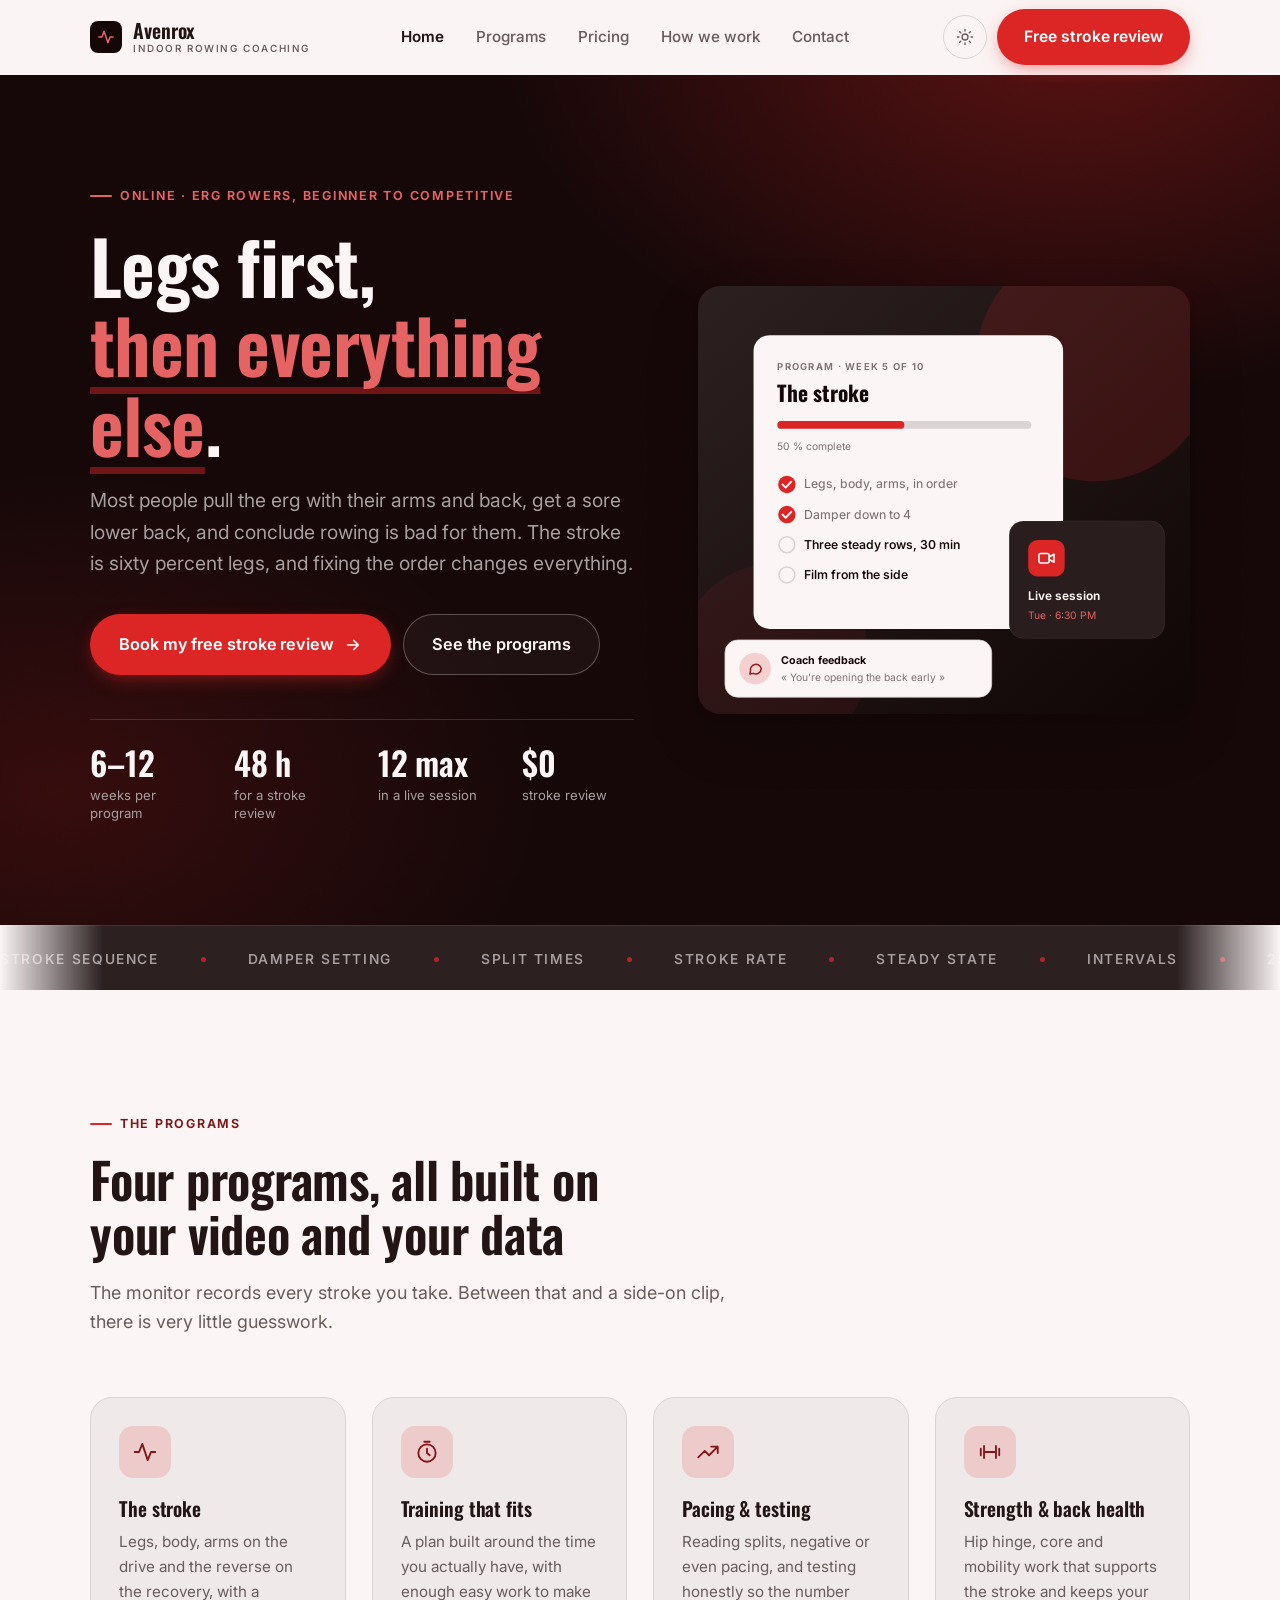
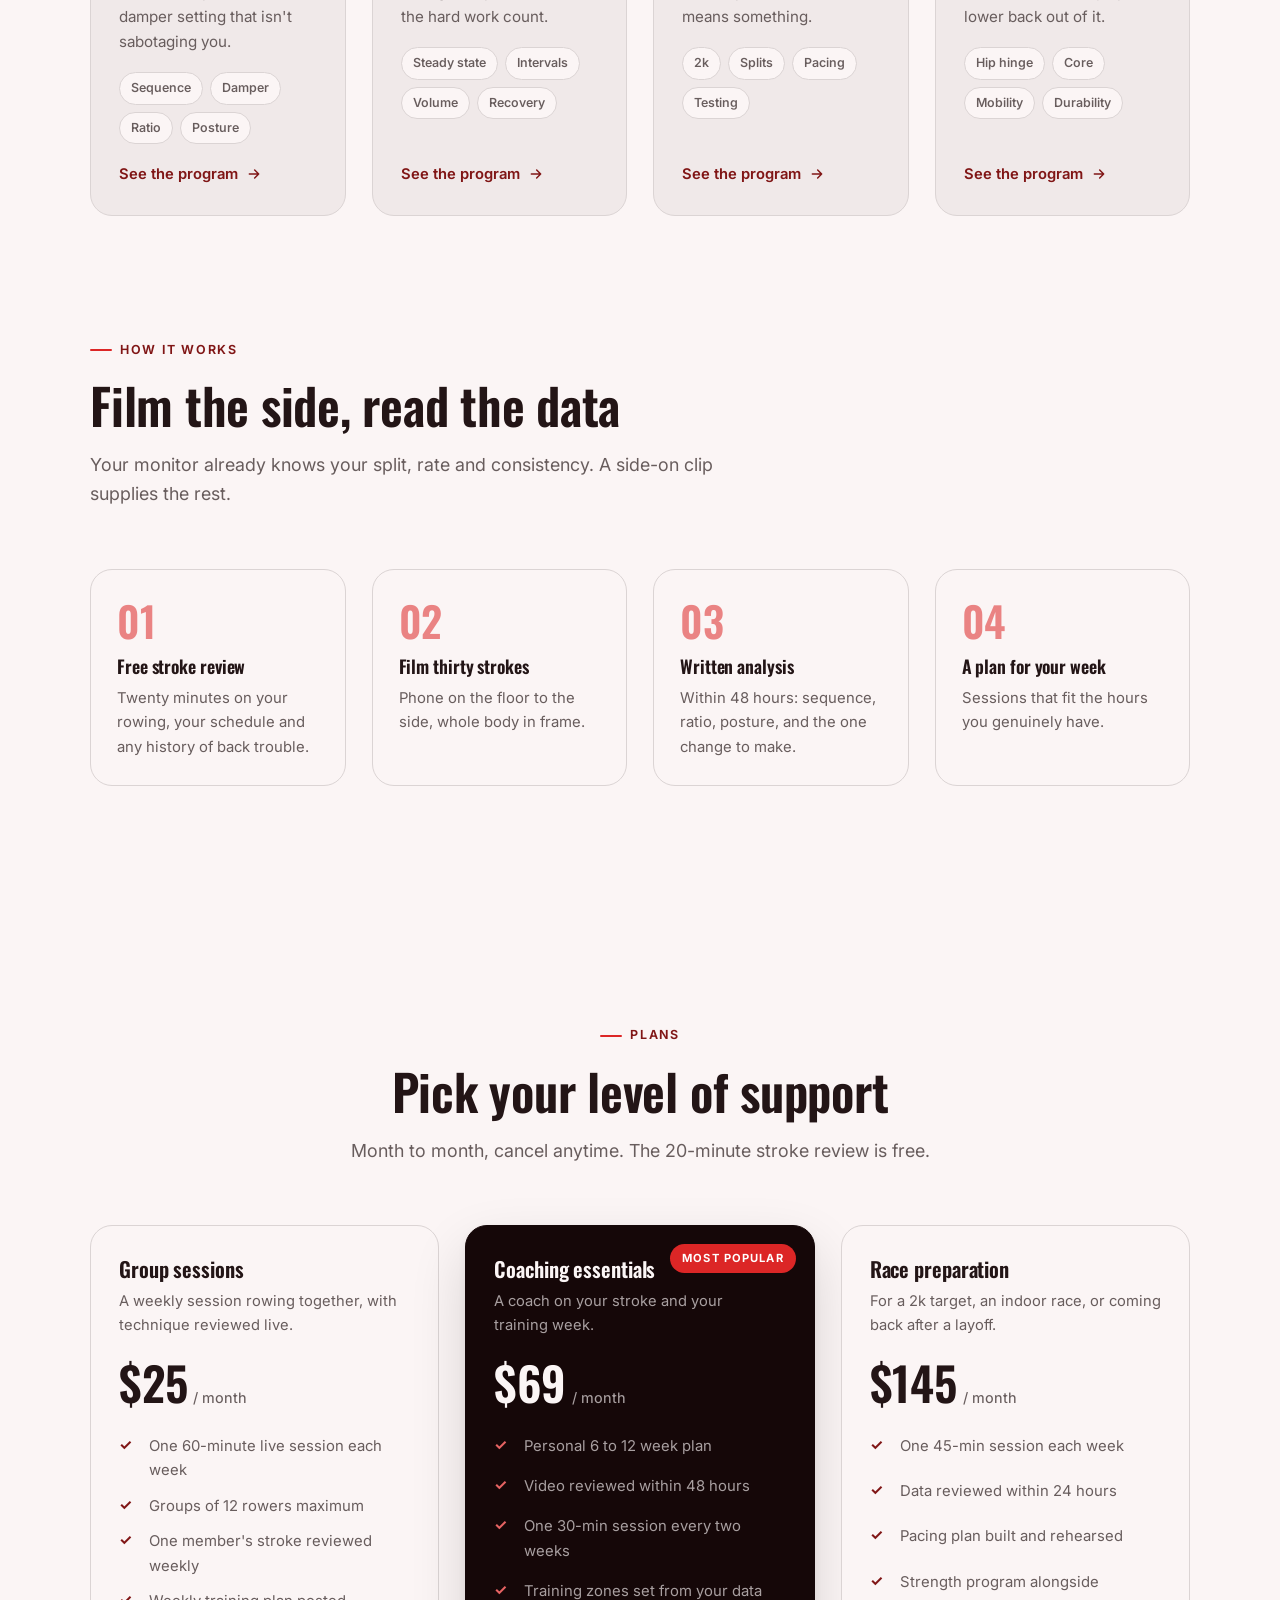
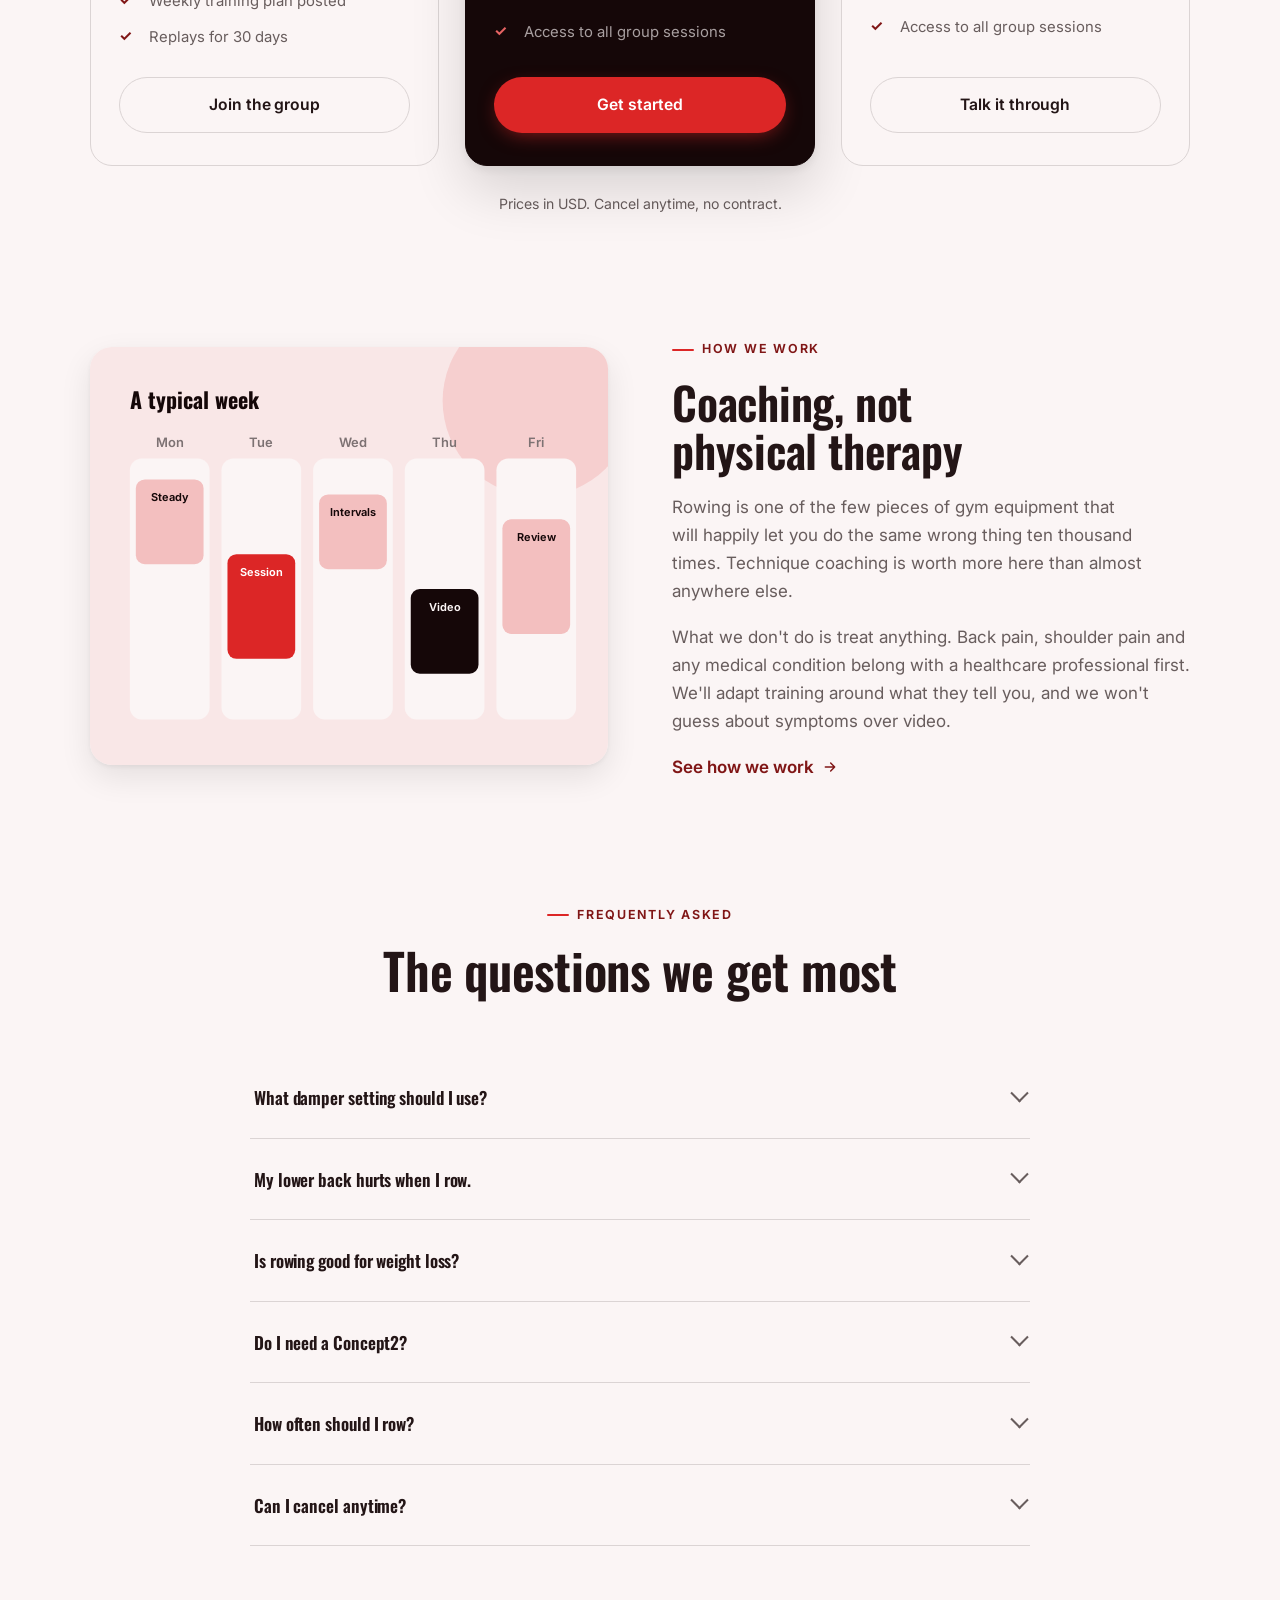
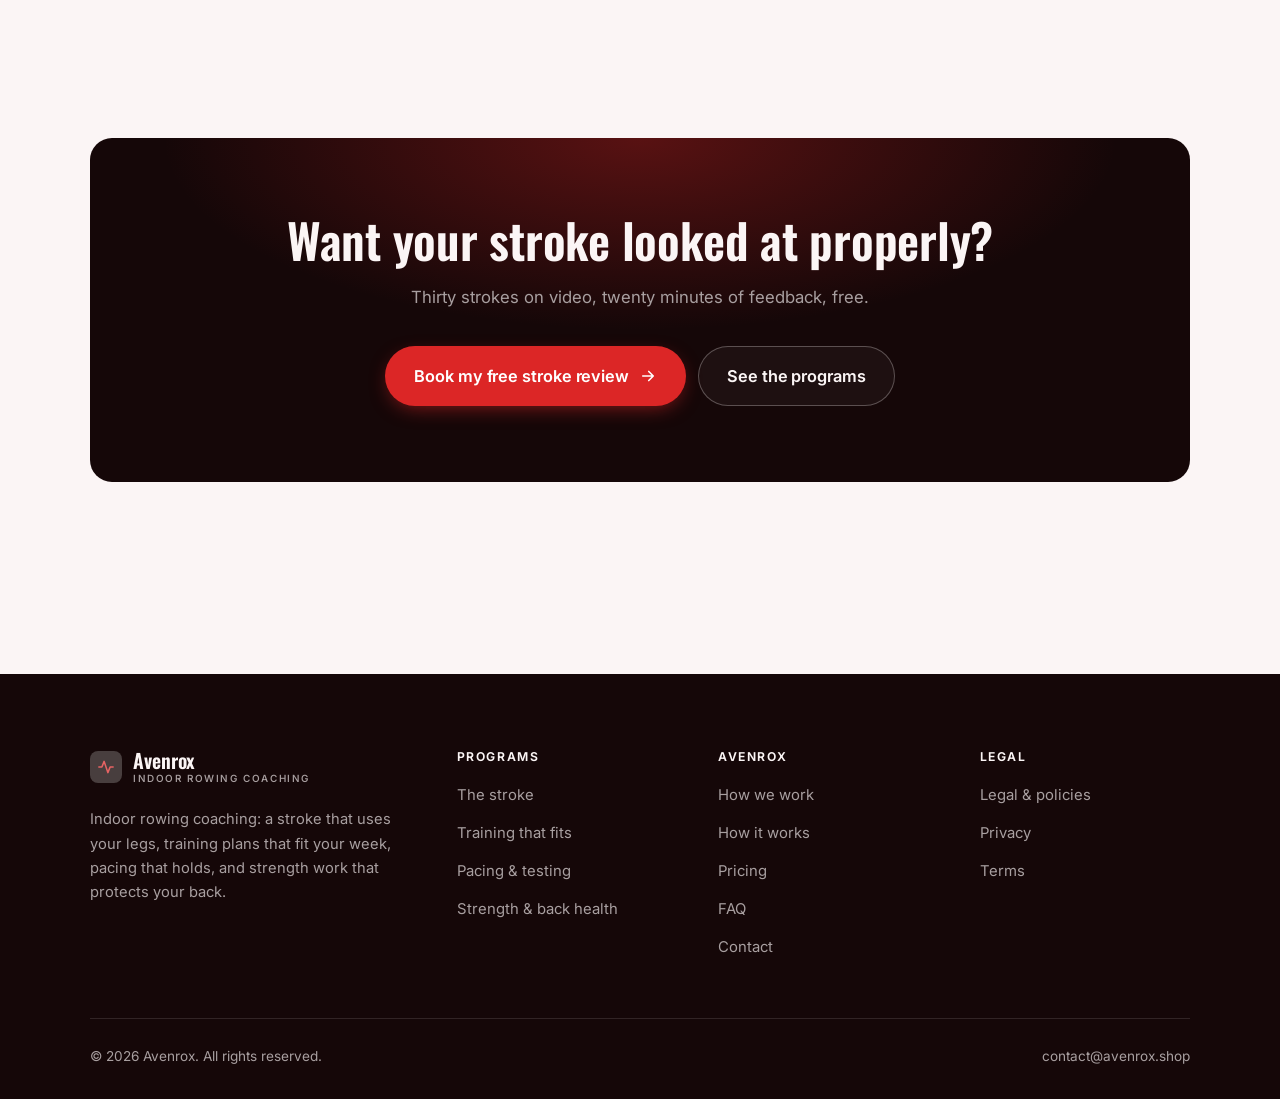
<file: index.html>
<!DOCTYPE html>
<html lang="en" class="no-js">
<head>
<meta charset="utf-8">
<meta name="viewport" content="width=device-width, initial-scale=1">
<title>Avenrox — Indoor rowing coaching: legs first, then everything else</title>
<meta name="description" content="Online rowing machine coaching: stroke technique from your own video, training plans, 2k pacing and testing, and strength work. For erg rowers at any level.">
<link rel="canonical" href="https://avenrox.shop/">

<meta property="og:type" content="website">
<meta property="og:url" content="https://avenrox.shop/">
<meta property="og:site_name" content="Avenrox">
<meta property="og:locale" content="en_US">
<meta property="og:title" content="Avenrox — Indoor rowing coaching: legs first, then everything else">
<meta property="og:description" content="Online rowing machine coaching: stroke technique from your own video, training plans, 2k pacing and testing, and strength work. For erg rowers at any level.">
<meta name="theme-color" content="#150708">

<link rel="icon" href="assets/img/favicon.svg" type="image/svg+xml">
<link rel="preconnect" href="https://fonts.googleapis.com">
<link rel="preconnect" href="https://fonts.gstatic.com" crossorigin>
<link rel="stylesheet" href="https://fonts.googleapis.com/css2?family=Oswald:wght@400..700&family=Inter:wght@400..700&display=swap">
<link rel="stylesheet" href="assets/css/style.css">

<!-- Thème appliqué avant le premier rendu (évite le flash) -->
<script>
document.documentElement.classList.remove('no-js');
(function(){try{var t=localStorage.getItem('site-theme');if(t){document.documentElement.setAttribute('data-theme',t);}}catch(e){}})();
</script>
<script type="application/ld+json">
{
  "@context": "https://schema.org",
  "@type": "Organization",
  "name": "Avenrox",
  "url": "https://avenrox.shop/",
  "email": "contact@avenrox.shop",
  "description": "Online rowing machine coaching: stroke technique from your own video, training plans, 2k pacing and testing, and strength work. For erg rowers at any level.",
  "areaServed": "US",
  "knowsLanguage": "en"
}
</script>
</head>

<body>
<a class="skip-link" href="#main">Skip to main content</a>

<header class="site-header">
  <nav class="wrap nav" aria-label="Main navigation">
    <a class="brand" href="index.html">
      <svg class="brand__mark" viewBox="0 0 64 64" aria-hidden="true">
        <rect class="bm-bg" width="64" height="64" rx="16"/>
        <g class="bm-ic" transform="translate(14 14) scale(1.5)" fill="none" stroke-width="2.1" stroke-linecap="round" stroke-linejoin="round"><path d="M2.5 12h4l3-7.5 5 15 3-7.5h4"/></g>
      </svg>
      <span>Avenrox<span class="brand__sub">Indoor rowing coaching</span></span>
    </a>

    <ul class="nav__links" id="nav-links">
      <li><a href="index.html" aria-current="page">Home</a></li>
      <li><a href="programs.html">Programs</a></li>
      <li><a href="index.html#pricing">Pricing</a></li>
      <li><a href="about.html">How we work</a></li>
      <li><a href="contact.html">Contact</a></li>
      <li><a class="btn btn--primary" href="contact.html">Free stroke review</a></li>
    </ul>

    <div class="nav__cta">
      <button class="theme-toggle" type="button" aria-label="Switch to dark theme">
        <svg class="icon-sun" viewBox="0 0 24 24" fill="none" stroke="currentColor" stroke-width="1.8" stroke-linecap="round" aria-hidden="true"><circle cx="12" cy="12" r="4"/><path d="M12 2v2m0 16v2M2 12h2m16 0h2M4.9 4.9l1.4 1.4m11.4 11.4 1.4 1.4M19.1 4.9l-1.4 1.4M6.3 17.7l-1.4 1.4"/></svg>
        <svg class="icon-moon" viewBox="0 0 24 24" fill="none" stroke="currentColor" stroke-width="1.8" stroke-linecap="round" stroke-linejoin="round" aria-hidden="true"><path d="M21 12.8A9 9 0 1 1 11.2 3a7 7 0 0 0 9.8 9.8z"/></svg>
      </button>
      <a class="btn btn--primary" href="contact.html">Free stroke review</a>
      <button class="nav__toggle" type="button" aria-expanded="false" aria-controls="nav-links" aria-label="Open menu">
        <svg class="icon-open" viewBox="0 0 24 24" fill="none" stroke="currentColor" stroke-width="2" stroke-linecap="round" aria-hidden="true"><path d="M3 6h18M3 12h18M3 18h18"/></svg>
        <svg class="icon-close" viewBox="0 0 24 24" fill="none" stroke="currentColor" stroke-width="2" stroke-linecap="round" aria-hidden="true"><path d="M6 6l12 12M18 6L6 18"/></svg>
      </button>
    </div>
  </nav>
</header>

<main id="main">

<section class="hero">
  <div class="wrap hero__inner">
    <div>
      <span class="eyebrow hero__eyebrow">Online · Erg rowers, beginner to competitive</span>
      <h1>Legs first,<br> <em>then everything else</em>.</h1>
      <p class="hero__lede">Most people pull the erg with their arms and back, get a sore lower back, and conclude rowing is bad for them. The stroke is sixty percent legs, and fixing the order changes everything.</p>

      <div class="hero__actions">
        <a class="btn btn--primary btn--lg" href="contact.html">Book my free stroke review <svg viewBox="0 0 24 24" fill="none" stroke="currentColor" stroke-width="2.2" stroke-linecap="round" stroke-linejoin="round" aria-hidden="true"><path d="M5 12h14M13 6l6 6-6 6"/></svg></a>
        <a class="btn btn--on-dark btn--lg" href="programs.html">See the programs</a>
      </div>

      <ul class="hero__proof">
        <li><span class="stat__num">6–12</span><span class="stat__label">weeks per program</span></li>
        <li><span class="stat__num">48 h</span><span class="stat__label">for a stroke review</span></li>
        <li><span class="stat__num">12 max</span><span class="stat__label">in a live session</span></li>
        <li><span class="stat__num">$0</span><span class="stat__label">stroke review</span></li>
      </ul>
    </div>

    <div class="hero__art">
      <svg viewBox="0 0 620 540" role="img" aria-label="An indoor rowing program in week 5 of 10, showing this week's training, the next live session and coach feedback.">
        <defs>
          <linearGradient id="hbg" x1="0" y1="0" x2="1" y2="1">
            <stop offset="0" stop-color="#2c2021"/><stop offset="1" stop-color="#110606"/>
          </linearGradient>
        </defs>
        <rect width="620" height="540" rx="22" fill="url(#hbg)"/>
        <circle cx="500" cy="96" r="150" fill="#dc2626" opacity=".16"/>
        <circle cx="96" cy="470" r="120" fill="#dc2626" opacity=".08"/>

        <g style="font-family: var(--font-body)">
          <!-- Carte programme -->
          <rect x="70" y="62" width="390" height="370" rx="20" fill="#fbf5f5"/>
          <text x="100" y="106" font-size="12" font-weight="650" letter-spacing="1.6" fill="#7d7273">PROGRAM · WEEK 5 OF 10</text>
          <text x="100" y="146" font-size="27" font-weight="700" fill="#150708" style="font-family: var(--font-display)">The stroke</text>
          <rect x="100" y="170" width="320" height="10" rx="5" fill="#dbd4d4"/>
          <rect x="100" y="170" width="160" height="10" rx="5" fill="#dc2626"/>
          <text x="100" y="206" font-size="13" fill="#7d7273">50 % complete</text>
          <circle cx="112" cy="250" r="11" fill="#dc2626"/><path d="M106.5 250l4 4 7-7.5" fill="none" stroke="#ffffff" stroke-width="2.4" stroke-linecap="round" stroke-linejoin="round"/><text x="134" y="255" font-size="15.5" fill="#7d7273" font-weight="450">Legs, body, arms, in order</text>
          <circle cx="112" cy="288" r="11" fill="#dc2626"/><path d="M106.5 288l4 4 7-7.5" fill="none" stroke="#ffffff" stroke-width="2.4" stroke-linecap="round" stroke-linejoin="round"/><text x="134" y="293" font-size="15.5" fill="#7d7273" font-weight="450">Damper down to 4</text>
          <circle cx="112" cy="326" r="10" fill="none" stroke="#dbd4d4" stroke-width="2"/><text x="134" y="331" font-size="15.5" fill="#150708" font-weight="560">Three steady rows, 30 min</text>
          <circle cx="112" cy="364" r="10" fill="none" stroke="#dbd4d4" stroke-width="2"/><text x="134" y="369" font-size="15.5" fill="#150708" font-weight="560">Film from the side</text>

          <!-- Carte séance -->
          <rect x="392" y="296" width="196" height="148" rx="18" fill="#2a1d1e" stroke="#ffffff" stroke-opacity=".08"/>
          <rect x="416" y="320" width="46" height="46" rx="12" fill="#dc2626"/>
          <g transform="translate(427 331)" fill="none" stroke="#ffffff" color="#ffffff" stroke-width="2" stroke-linecap="round" stroke-linejoin="round"><rect x="2.5" y="6" width="13" height="12" rx="2.5"/><path d="M15.5 10.5 21.5 7v10l-6-3.5z"/></g>
          <text x="416" y="396" font-size="15" font-weight="650" fill="#fbf5f5">Live session</text>
          <text x="416" y="420" font-size="13" fill="#e66363">Tue · 6:30 PM</text>

          <!-- Retour du coach -->
          <rect x="34" y="446" width="336" height="72" rx="16" fill="#fbf5f5" stroke="#dbd4d4"/>
          <circle cx="72" cy="482" r="20" fill="#f5d0d0"/>
          <g transform="translate(62 472) scale(.84)" fill="none" stroke="#8f1919" stroke-width="2.2" stroke-linecap="round" stroke-linejoin="round"><path d="M21 12a8 8 0 0 1-11.6 7.1L4 20l1-4.6A8 8 0 1 1 21 12z"/></g>
          <text x="104" y="476" font-size="13.5" font-weight="700" fill="#150708">Coach feedback</text>
          <text x="104" y="498" font-size="13" fill="#7d7273">« You're opening the back early »</text>
        </g>
      </svg>
    </div>
  </div>
</section>

<div class="marquee" aria-hidden="true">
  <div class="marquee__track"><span>Stroke sequence</span><span>Damper setting</span><span>Split times</span><span>Stroke rate</span><span>Steady state</span><span>Intervals</span><span>2k test</span><span>Ratio</span><span>Back health</span><span>Pacing</span><span>Stroke sequence</span><span>Damper setting</span><span>Split times</span><span>Stroke rate</span><span>Steady state</span><span>Intervals</span><span>2k test</span><span>Ratio</span><span>Back health</span><span>Pacing</span></div>
</div>

<section class="section wrap" id="programs">
  <div class="section-head reveal">
    <span class="eyebrow">The programs</span>
    <h2>Four programs, all built on your video and your data</h2>
    <p>The monitor records every stroke you take. Between that and a side-on clip, there is very little guesswork.</p>
  </div>
  <div class="grid grid--4 reveal-group">
    <a class="card" href="programs.html#stroke">
      <div class="card__icon"><svg viewBox="0 0 24 24" fill="none" stroke="currentColor" stroke-width="1.7" stroke-linecap="round" stroke-linejoin="round" aria-hidden="true"><path d="M2.5 12h4l3-7.5 5 15 3-7.5h4"/></svg></div>
      <h3>The stroke</h3>
      <p>Legs, body, arms on the drive and the reverse on the recovery, with a damper setting that isn't sabotaging you.</p>
      <ul class="tags"><li>Sequence</li><li>Damper</li><li>Ratio</li><li>Posture</li></ul>
      <span class="arrow-link">See the program <svg viewBox="0 0 24 24" fill="none" stroke="currentColor" stroke-width="2.2" stroke-linecap="round" stroke-linejoin="round" aria-hidden="true"><path d="M5 12h14M13 6l6 6-6 6"/></svg></span>
    </a>
    <a class="card" href="programs.html#training">
      <div class="card__icon"><svg viewBox="0 0 24 24" fill="none" stroke="currentColor" stroke-width="1.7" stroke-linecap="round" stroke-linejoin="round" aria-hidden="true"><circle cx="12" cy="13" r="8"/><path d="M12 9v4l2.5 2M9.5 2.5h5"/></svg></div>
      <h3>Training that fits</h3>
      <p>A plan built around the time you actually have, with enough easy work to make the hard work count.</p>
      <ul class="tags"><li>Steady state</li><li>Intervals</li><li>Volume</li><li>Recovery</li></ul>
      <span class="arrow-link">See the program <svg viewBox="0 0 24 24" fill="none" stroke="currentColor" stroke-width="2.2" stroke-linecap="round" stroke-linejoin="round" aria-hidden="true"><path d="M5 12h14M13 6l6 6-6 6"/></svg></span>
    </a>
    <a class="card" href="programs.html#pacing">
      <div class="card__icon"><svg viewBox="0 0 24 24" fill="none" stroke="currentColor" stroke-width="1.7" stroke-linecap="round" stroke-linejoin="round" aria-hidden="true"><path d="M3 17l6-6 4 4 8-8M15 7h6v6"/></svg></div>
      <h3>Pacing &amp; testing</h3>
      <p>Reading splits, negative or even pacing, and testing honestly so the number means something.</p>
      <ul class="tags"><li>2k</li><li>Splits</li><li>Pacing</li><li>Testing</li></ul>
      <span class="arrow-link">See the program <svg viewBox="0 0 24 24" fill="none" stroke="currentColor" stroke-width="2.2" stroke-linecap="round" stroke-linejoin="round" aria-hidden="true"><path d="M5 12h14M13 6l6 6-6 6"/></svg></span>
    </a>
    <a class="card" href="programs.html#strength">
      <div class="card__icon"><svg viewBox="0 0 24 24" fill="none" stroke="currentColor" stroke-width="1.7" stroke-linecap="round" stroke-linejoin="round" aria-hidden="true"><path d="M6.5 6.5v11M17.5 6.5v11M3.5 9v6M20.5 9v6M6.5 12h11"/></svg></div>
      <h3>Strength &amp; back health</h3>
      <p>Hip hinge, core and mobility work that supports the stroke and keeps your lower back out of it.</p>
      <ul class="tags"><li>Hip hinge</li><li>Core</li><li>Mobility</li><li>Durability</li></ul>
      <span class="arrow-link">See the program <svg viewBox="0 0 24 24" fill="none" stroke="currentColor" stroke-width="2.2" stroke-linecap="round" stroke-linejoin="round" aria-hidden="true"><path d="M5 12h14M13 6l6 6-6 6"/></svg></span>
    </a>
  </div>
</section>

<section class="section section--flush wrap" id="how-it-works">
  <div class="section-head reveal">
    <span class="eyebrow">How it works</span>
    <h2>Film the side, read the data</h2>
    <p>Your monitor already knows your split, rate and consistency. A side-on clip supplies the rest.</p>
  </div>
  <div class="grid grid--4 steps reveal-group">
    <article class="step">
      <h3>Free stroke review</h3>
      <p>Twenty minutes on your rowing, your schedule and any history of back trouble.</p>
    </article>
    <article class="step">
      <h3>Film thirty strokes</h3>
      <p>Phone on the floor to the side, whole body in frame.</p>
    </article>
    <article class="step">
      <h3>Written analysis</h3>
      <p>Within 48 hours: sequence, ratio, posture, and the one change to make.</p>
    </article>
    <article class="step">
      <h3>A plan for your week</h3>
      <p>Sessions that fit the hours you genuinely have.</p>
    </article>
  </div>
</section>

<section class="section wrap" id="pricing">
  <div class="section-head section-head--center reveal">
    <span class="eyebrow">Plans</span>
    <h2>Pick your level of support</h2>
    <p>Month to month, cancel anytime. The 20-minute stroke review is free.</p>
  </div>
  <div class="grid grid--3 plans reveal-group">
    <article class="plan">
      
      <h3>Group sessions</h3>
      <p class="plan__desc">A weekly session rowing together, with technique reviewed live.</p>
      <p class="plan__price">$25<span class="plan__period">/ month</span></p>
      <ul class="plan__features">
        <li>One 60-minute live session each week</li>
        <li>Groups of 12 rowers maximum</li>
        <li>One member's stroke reviewed weekly</li>
        <li>Weekly training plan posted</li>
        <li>Replays for 30 days</li>
      </ul>
      <a class="btn btn--ghost btn--block" href="contact.html">Join the group</a>
    </article>
    <article class="plan plan--featured">
      <span class="plan__tag">Most popular</span>
      <h3>Coaching essentials</h3>
      <p class="plan__desc">A coach on your stroke and your training week.</p>
      <p class="plan__price">$69<span class="plan__period">/ month</span></p>
      <ul class="plan__features">
        <li>Personal 6 to 12 week plan</li>
        <li>Video reviewed within 48 hours</li>
        <li>One 30-min session every two weeks</li>
        <li>Training zones set from your data</li>
        <li>Access to all group sessions</li>
      </ul>
      <a class="btn btn--primary btn--block" href="contact.html">Get started</a>
    </article>
    <article class="plan">
      
      <h3>Race preparation</h3>
      <p class="plan__desc">For a 2k target, an indoor race, or coming back after a layoff.</p>
      <p class="plan__price">$145<span class="plan__period">/ month</span></p>
      <ul class="plan__features">
        <li>One 45-min session each week</li>
        <li>Data reviewed within 24 hours</li>
        <li>Pacing plan built and rehearsed</li>
        <li>Strength program alongside</li>
        <li>Access to all group sessions</li>
      </ul>
      <a class="btn btn--ghost btn--block" href="contact.html">Talk it through</a>
    </article>
  </div>
  <p class="plans-note">Prices in USD. Cancel anytime, no contract.</p>
</section>

<section class="section section--flush wrap">
  <div class="split reveal">
    <div class="split__art">
      <svg viewBox="0 0 520 420" role="img" aria-label="Example of a typical week: Steady, Session, Intervals, Video, Review.">
        <rect width="520" height="420" rx="20" fill="#f9e7e7"/>
        <circle cx="450" cy="54" r="96" fill="#dc2626" opacity=".12"/>
        <g style="font-family: var(--font-body)">
        <text x="40" y="62" font-size="22" font-weight="700" fill="#150708" style="font-family: var(--font-display)">A typical week</text>
        <text x="80" y="100" text-anchor="middle" font-size="13" font-weight="600" fill="#7d7273">Mon</text>
        <rect x="40" y="112" width="80" height="262" rx="12" fill="#fbf5f5"/>
        <rect x="46" y="133" width="68" height="85" rx="9" fill="#f3bfbf"/>
        <text x="80" y="155" text-anchor="middle" font-size="11" font-weight="650" fill="#150708">Steady</text>
        <text x="172" y="100" text-anchor="middle" font-size="13" font-weight="600" fill="#7d7273">Tue</text>
        <rect x="132" y="112" width="80" height="262" rx="12" fill="#fbf5f5"/>
        <rect x="138" y="208" width="68" height="105" rx="9" fill="#dc2626"/>
        <text x="172" y="230" text-anchor="middle" font-size="11" font-weight="650" fill="#ffffff">Session</text>
        <text x="264" y="100" text-anchor="middle" font-size="13" font-weight="600" fill="#7d7273">Wed</text>
        <rect x="224" y="112" width="80" height="262" rx="12" fill="#fbf5f5"/>
        <rect x="230" y="148" width="68" height="75" rx="9" fill="#f3bfbf"/>
        <text x="264" y="170" text-anchor="middle" font-size="11" font-weight="650" fill="#150708">Intervals</text>
        <text x="356" y="100" text-anchor="middle" font-size="13" font-weight="600" fill="#7d7273">Thu</text>
        <rect x="316" y="112" width="80" height="262" rx="12" fill="#fbf5f5"/>
        <rect x="322" y="243" width="68" height="85" rx="9" fill="#150708"/>
        <text x="356" y="265" text-anchor="middle" font-size="11" font-weight="650" fill="#fbf5f5">Video</text>
        <text x="448" y="100" text-anchor="middle" font-size="13" font-weight="600" fill="#7d7273">Fri</text>
        <rect x="408" y="112" width="80" height="262" rx="12" fill="#fbf5f5"/>
        <rect x="414" y="173" width="68" height="115" rx="9" fill="#f3bfbf"/>
        <text x="448" y="195" text-anchor="middle" font-size="11" font-weight="650" fill="#150708">Review</text>
        </g>
      </svg>
    </div>
    <div>
      <span class="eyebrow">How we work</span>
      <h2>Coaching, not physical therapy</h2>
      <p>Rowing is one of the few pieces of gym equipment that will happily let you do the same wrong thing ten thousand times. Technique coaching is worth more here than almost anywhere else.</p>
      <p>What we don't do is treat anything. Back pain, shoulder pain and any medical condition belong with a healthcare professional first. We'll adapt training around what they tell you, and we won't guess about symptoms over video.</p>
      <p><a class="arrow-link" href="about.html">See how we work <svg viewBox="0 0 24 24" fill="none" stroke="currentColor" stroke-width="2.2" stroke-linecap="round" stroke-linejoin="round" aria-hidden="true"><path d="M5 12h14M13 6l6 6-6 6"/></svg></a></p>
    </div>
  </div>
</section>

<section class="section section--flush wrap" id="faq">
  <div class="section-head section-head--center reveal">
    <span class="eyebrow">Frequently asked</span>
    <h2>The questions we get most</h2>
  </div>
  <div class="faq reveal">
    <details>
      <summary>What damper setting should I use?</summary>
      <p>Usually lower than you have it — somewhere around 3 to 5 for most people. It is a gearing setting, not a difficulty setting, and we'll explain what it actually does.</p>
    </details>
    <details>
      <summary>My lower back hurts when I row.</summary>
      <p>Stop and see a clinician. Then, once you're cleared, it is very often a sequence problem — opening the back before the legs finish — and that is fixable.</p>
    </details>
    <details>
      <summary>Is rowing good for weight loss?</summary>
      <p>It burns calories like any hard cardio, and we make no promises about weight. Our targets are technique, fitness and splits.</p>
    </details>
    <details>
      <summary>Do I need a Concept2?</summary>
      <p>No, though data helps. Any machine with a monitor works, and we'll tell you what your machine's numbers do and don't mean.</p>
    </details>
    <details>
      <summary>How often should I row?</summary>
      <p>Three sessions a week produces real progress if they're structured. More helps only if most of it is genuinely easy.</p>
    </details>
    <details>
      <summary>Can I cancel anytime?</summary>
      <p>Yes. No contract, no minimum term. Access stays open until the end of the month you already paid for.</p>
    </details>
  </div>
</section>

<section class="wrap section--tight">
  <div class="cta-band reveal">
    <h2>Want your stroke looked at properly?</h2>
    <p>Thirty strokes on video, twenty minutes of feedback, free.</p>
    <div class="hero__actions">
      <a class="btn btn--primary btn--lg" href="contact.html">Book my free stroke review <svg viewBox="0 0 24 24" fill="none" stroke="currentColor" stroke-width="2.2" stroke-linecap="round" stroke-linejoin="round" aria-hidden="true"><path d="M5 12h14M13 6l6 6-6 6"/></svg></a>
      <a class="btn btn--on-dark btn--lg" href="programs.html">See the programs</a>
    </div>
  </div>
</section>

</main>

<footer class="site-footer">
  <div class="wrap">
    <div class="footer__grid">
      <div class="footer__brand">
        <a class="brand" href="index.html">
          <svg class="brand__mark" viewBox="0 0 64 64" aria-hidden="true">
        <rect class="bm-bg" width="64" height="64" rx="16"/>
        <g class="bm-ic" transform="translate(14 14) scale(1.5)" fill="none" stroke-width="2.1" stroke-linecap="round" stroke-linejoin="round"><path d="M2.5 12h4l3-7.5 5 15 3-7.5h4"/></g>
      </svg>
          <span>Avenrox<span class="brand__sub">Indoor rowing coaching</span></span>
        </a>
        <p>Indoor rowing coaching: a stroke that uses your legs, training plans that fit your week, pacing that holds, and strength work that protects your back.</p>
      </div>

      <div class="footer__col">
        <h4>Programs</h4>
        <ul>
          <li><a href="programs.html#stroke">The stroke</a></li>
          <li><a href="programs.html#training">Training that fits</a></li>
          <li><a href="programs.html#pacing">Pacing &amp; testing</a></li>
          <li><a href="programs.html#strength">Strength &amp; back health</a></li>
        </ul>
      </div>

      <div class="footer__col">
        <h4>Avenrox</h4>
        <ul>
          <li><a href="about.html">How we work</a></li>
          <li><a href="index.html#how-it-works">How it works</a></li>
          <li><a href="index.html#pricing">Pricing</a></li>
          <li><a href="index.html#faq">FAQ</a></li>
          <li><a href="contact.html">Contact</a></li>
        </ul>
      </div>

      <div class="footer__col">
        <h4>Legal</h4>
        <ul>
          <li><a href="legal.html">Legal &amp; policies</a></li>
          <li><a href="legal.html#privacy">Privacy</a></li>
          <li><a href="legal.html#terms">Terms</a></li>
        </ul>
      </div>
    </div>

    <div class="footer__bottom">
      <p>© <span data-year>2026</span> Avenrox. All rights reserved.</p>
      <p><a href="mailto:contact@avenrox.shop">contact@avenrox.shop</a></p>
    </div>
  </div>
</footer>

<script src="assets/js/main.js" defer></script>
</body>
</html>
</file>
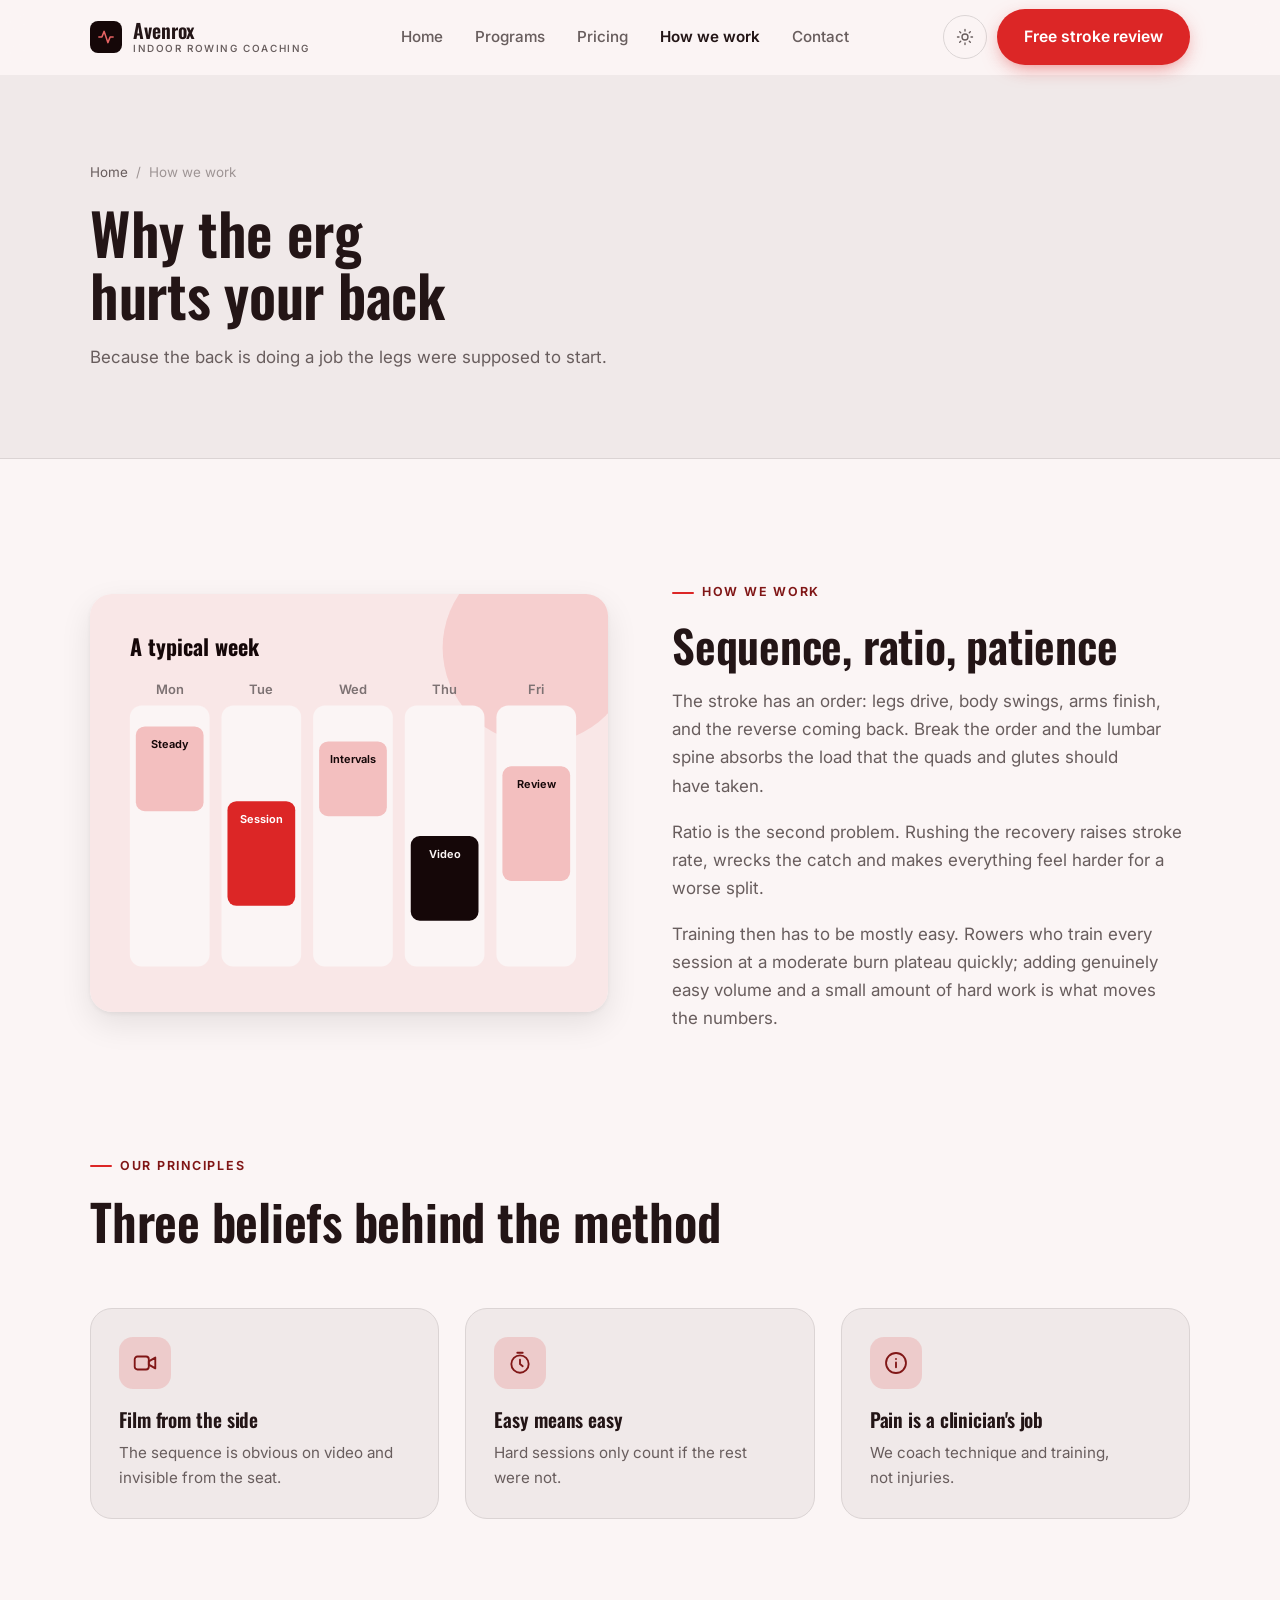
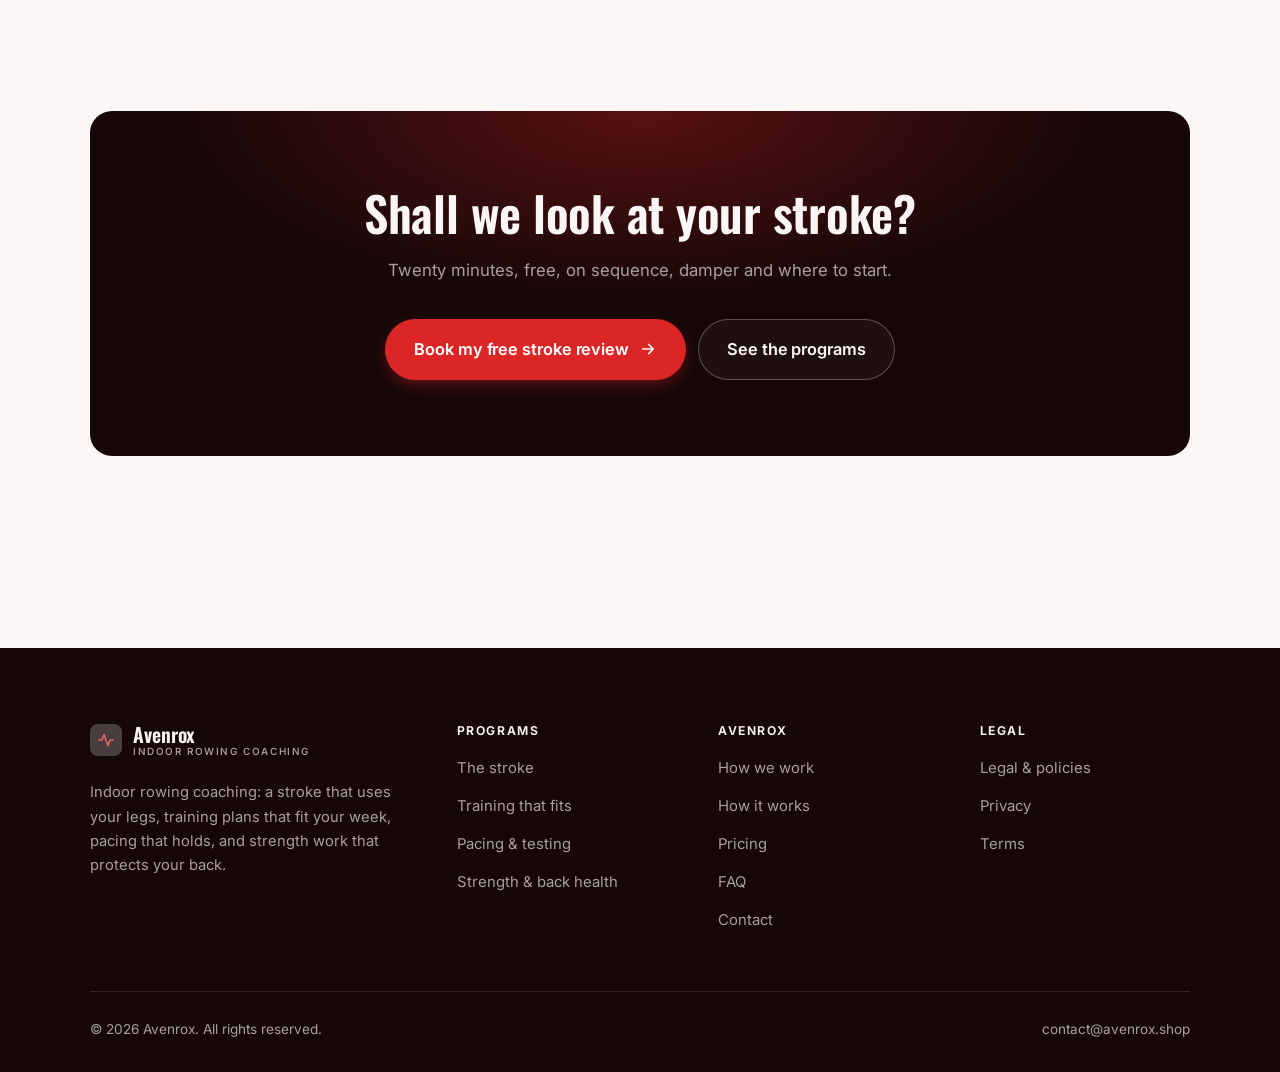
<file: about.html>
<!DOCTYPE html>
<html lang="en" class="no-js">
<head>
<meta charset="utf-8">
<meta name="viewport" content="width=device-width, initial-scale=1">
<title>How we work — Avenrox</title>
<meta name="description" content="Why erg technique matters more than effort, and where Avenrox stops.">
<link rel="canonical" href="https://avenrox.shop/about.html">

<meta property="og:type" content="website">
<meta property="og:url" content="https://avenrox.shop/about.html">
<meta property="og:site_name" content="Avenrox">
<meta property="og:locale" content="en_US">
<meta property="og:title" content="How we work — Avenrox">
<meta property="og:description" content="Why erg technique matters more than effort, and where Avenrox stops.">
<meta name="theme-color" content="#150708">

<link rel="icon" href="assets/img/favicon.svg" type="image/svg+xml">
<link rel="preconnect" href="https://fonts.googleapis.com">
<link rel="preconnect" href="https://fonts.gstatic.com" crossorigin>
<link rel="stylesheet" href="https://fonts.googleapis.com/css2?family=Oswald:wght@400..700&family=Inter:wght@400..700&display=swap">
<link rel="stylesheet" href="assets/css/style.css">

<!-- Thème appliqué avant le premier rendu (évite le flash) -->
<script>
document.documentElement.classList.remove('no-js');
(function(){try{var t=localStorage.getItem('site-theme');if(t){document.documentElement.setAttribute('data-theme',t);}}catch(e){}})();
</script>
</head>

<body>
<a class="skip-link" href="#main">Skip to main content</a>

<header class="site-header">
  <nav class="wrap nav" aria-label="Main navigation">
    <a class="brand" href="index.html">
      <svg class="brand__mark" viewBox="0 0 64 64" aria-hidden="true">
        <rect class="bm-bg" width="64" height="64" rx="16"/>
        <g class="bm-ic" transform="translate(14 14) scale(1.5)" fill="none" stroke-width="2.1" stroke-linecap="round" stroke-linejoin="round"><path d="M2.5 12h4l3-7.5 5 15 3-7.5h4"/></g>
      </svg>
      <span>Avenrox<span class="brand__sub">Indoor rowing coaching</span></span>
    </a>

    <ul class="nav__links" id="nav-links">
      <li><a href="index.html">Home</a></li>
      <li><a href="programs.html">Programs</a></li>
      <li><a href="index.html#pricing">Pricing</a></li>
      <li><a href="about.html" aria-current="page">How we work</a></li>
      <li><a href="contact.html">Contact</a></li>
      <li><a class="btn btn--primary" href="contact.html">Free stroke review</a></li>
    </ul>

    <div class="nav__cta">
      <button class="theme-toggle" type="button" aria-label="Switch to dark theme">
        <svg class="icon-sun" viewBox="0 0 24 24" fill="none" stroke="currentColor" stroke-width="1.8" stroke-linecap="round" aria-hidden="true"><circle cx="12" cy="12" r="4"/><path d="M12 2v2m0 16v2M2 12h2m16 0h2M4.9 4.9l1.4 1.4m11.4 11.4 1.4 1.4M19.1 4.9l-1.4 1.4M6.3 17.7l-1.4 1.4"/></svg>
        <svg class="icon-moon" viewBox="0 0 24 24" fill="none" stroke="currentColor" stroke-width="1.8" stroke-linecap="round" stroke-linejoin="round" aria-hidden="true"><path d="M21 12.8A9 9 0 1 1 11.2 3a7 7 0 0 0 9.8 9.8z"/></svg>
      </button>
      <a class="btn btn--primary" href="contact.html">Free stroke review</a>
      <button class="nav__toggle" type="button" aria-expanded="false" aria-controls="nav-links" aria-label="Open menu">
        <svg class="icon-open" viewBox="0 0 24 24" fill="none" stroke="currentColor" stroke-width="2" stroke-linecap="round" aria-hidden="true"><path d="M3 6h18M3 12h18M3 18h18"/></svg>
        <svg class="icon-close" viewBox="0 0 24 24" fill="none" stroke="currentColor" stroke-width="2" stroke-linecap="round" aria-hidden="true"><path d="M6 6l12 12M18 6L6 18"/></svg>
      </button>
    </div>
  </nav>
</header>

<main id="main">

<section class="page-head">
  <div class="wrap">
    <nav class="breadcrumb" aria-label="Breadcrumb">
      <a href="index.html">Home</a><span>/</span><span aria-current="page">How we work</span>
    </nav>
    <h1>Why the erg hurts your back</h1>
    <p>Because the back is doing a job the legs were supposed to start.</p>
  </div>
</section>

<section class="section wrap">
  <div class="split reveal">
    <div class="split__art">
      <svg viewBox="0 0 520 420" role="img" aria-label="Example of a typical week: Steady, Session, Intervals, Video, Review.">
        <rect width="520" height="420" rx="20" fill="#f9e7e7"/>
        <circle cx="450" cy="54" r="96" fill="#dc2626" opacity=".12"/>
        <g style="font-family: var(--font-body)">
        <text x="40" y="62" font-size="22" font-weight="700" fill="#150708" style="font-family: var(--font-display)">A typical week</text>
        <text x="80" y="100" text-anchor="middle" font-size="13" font-weight="600" fill="#7d7273">Mon</text>
        <rect x="40" y="112" width="80" height="262" rx="12" fill="#fbf5f5"/>
        <rect x="46" y="133" width="68" height="85" rx="9" fill="#f3bfbf"/>
        <text x="80" y="155" text-anchor="middle" font-size="11" font-weight="650" fill="#150708">Steady</text>
        <text x="172" y="100" text-anchor="middle" font-size="13" font-weight="600" fill="#7d7273">Tue</text>
        <rect x="132" y="112" width="80" height="262" rx="12" fill="#fbf5f5"/>
        <rect x="138" y="208" width="68" height="105" rx="9" fill="#dc2626"/>
        <text x="172" y="230" text-anchor="middle" font-size="11" font-weight="650" fill="#ffffff">Session</text>
        <text x="264" y="100" text-anchor="middle" font-size="13" font-weight="600" fill="#7d7273">Wed</text>
        <rect x="224" y="112" width="80" height="262" rx="12" fill="#fbf5f5"/>
        <rect x="230" y="148" width="68" height="75" rx="9" fill="#f3bfbf"/>
        <text x="264" y="170" text-anchor="middle" font-size="11" font-weight="650" fill="#150708">Intervals</text>
        <text x="356" y="100" text-anchor="middle" font-size="13" font-weight="600" fill="#7d7273">Thu</text>
        <rect x="316" y="112" width="80" height="262" rx="12" fill="#fbf5f5"/>
        <rect x="322" y="243" width="68" height="85" rx="9" fill="#150708"/>
        <text x="356" y="265" text-anchor="middle" font-size="11" font-weight="650" fill="#fbf5f5">Video</text>
        <text x="448" y="100" text-anchor="middle" font-size="13" font-weight="600" fill="#7d7273">Fri</text>
        <rect x="408" y="112" width="80" height="262" rx="12" fill="#fbf5f5"/>
        <rect x="414" y="173" width="68" height="115" rx="9" fill="#f3bfbf"/>
        <text x="448" y="195" text-anchor="middle" font-size="11" font-weight="650" fill="#150708">Review</text>
        </g>
      </svg>
    </div>
    <div>
      <span class="eyebrow">How we work</span>
      <h2>Sequence, ratio, patience</h2>
      <p>The stroke has an order: legs drive, body swings, arms finish, and the reverse coming back. Break the order and the lumbar spine absorbs the load that the quads and glutes should have taken.</p>
      <p>Ratio is the second problem. Rushing the recovery raises stroke rate, wrecks the catch and makes everything feel harder for a worse split.</p>
      <p>Training then has to be mostly easy. Rowers who train every session at a moderate burn plateau quickly; adding genuinely easy volume and a small amount of hard work is what moves the numbers.</p>
      <!--
        TO DO: add a short introduction of the coach (name, real background),
        with a photo if possible. Do not invent credentials — see README.md.
      -->
    </div>
  </div>
</section>

<section class="section section--flush wrap">
  <div class="section-head reveal">
    <span class="eyebrow">Our principles</span>
    <h2>Three beliefs behind the method</h2>
  </div>
  <div class="grid grid--3 reveal-group">
    <article class="card">
      <div class="card__icon"><svg viewBox="0 0 24 24" fill="none" stroke="currentColor" stroke-width="1.7" stroke-linecap="round" stroke-linejoin="round" aria-hidden="true"><rect x="2.5" y="6" width="13" height="12" rx="2.5"/><path d="M15.5 10.5 21.5 7v10l-6-3.5z"/></svg></div>
      <h3>Film from the side</h3>
      <p>The sequence is obvious on video and invisible from the seat.</p>
    </article>
    <article class="card">
      <div class="card__icon"><svg viewBox="0 0 24 24" fill="none" stroke="currentColor" stroke-width="1.7" stroke-linecap="round" stroke-linejoin="round" aria-hidden="true"><circle cx="12" cy="13" r="8"/><path d="M12 9v4l2.5 2M9.5 2.5h5"/></svg></div>
      <h3>Easy means easy</h3>
      <p>Hard sessions only count if the rest were not.</p>
    </article>
    <article class="card">
      <div class="card__icon"><svg viewBox="0 0 24 24" fill="none" stroke="currentColor" stroke-width="1.7" stroke-linecap="round" stroke-linejoin="round" aria-hidden="true"><circle cx="12" cy="12" r="9.2"/><path d="M12 16v-4.5M12 8.2v.1"/></svg></div>
      <h3>Pain is a clinician's job</h3>
      <p>We coach technique and training, not injuries.</p>
    </article>
  </div>
</section>

<section class="wrap section--tight">
  <div class="cta-band reveal">
    <h2>Shall we look at your stroke?</h2>
    <p>Twenty minutes, free, on sequence, damper and where to start.</p>
    <div class="hero__actions">
      <a class="btn btn--primary btn--lg" href="contact.html">Book my free stroke review <svg viewBox="0 0 24 24" fill="none" stroke="currentColor" stroke-width="2.2" stroke-linecap="round" stroke-linejoin="round" aria-hidden="true"><path d="M5 12h14M13 6l6 6-6 6"/></svg></a>
      <a class="btn btn--on-dark btn--lg" href="programs.html">See the programs</a>
    </div>
  </div>
</section>

</main>

<footer class="site-footer">
  <div class="wrap">
    <div class="footer__grid">
      <div class="footer__brand">
        <a class="brand" href="index.html">
          <svg class="brand__mark" viewBox="0 0 64 64" aria-hidden="true">
        <rect class="bm-bg" width="64" height="64" rx="16"/>
        <g class="bm-ic" transform="translate(14 14) scale(1.5)" fill="none" stroke-width="2.1" stroke-linecap="round" stroke-linejoin="round"><path d="M2.5 12h4l3-7.5 5 15 3-7.5h4"/></g>
      </svg>
          <span>Avenrox<span class="brand__sub">Indoor rowing coaching</span></span>
        </a>
        <p>Indoor rowing coaching: a stroke that uses your legs, training plans that fit your week, pacing that holds, and strength work that protects your back.</p>
      </div>

      <div class="footer__col">
        <h4>Programs</h4>
        <ul>
          <li><a href="programs.html#stroke">The stroke</a></li>
          <li><a href="programs.html#training">Training that fits</a></li>
          <li><a href="programs.html#pacing">Pacing &amp; testing</a></li>
          <li><a href="programs.html#strength">Strength &amp; back health</a></li>
        </ul>
      </div>

      <div class="footer__col">
        <h4>Avenrox</h4>
        <ul>
          <li><a href="about.html">How we work</a></li>
          <li><a href="index.html#how-it-works">How it works</a></li>
          <li><a href="index.html#pricing">Pricing</a></li>
          <li><a href="index.html#faq">FAQ</a></li>
          <li><a href="contact.html">Contact</a></li>
        </ul>
      </div>

      <div class="footer__col">
        <h4>Legal</h4>
        <ul>
          <li><a href="legal.html">Legal &amp; policies</a></li>
          <li><a href="legal.html#privacy">Privacy</a></li>
          <li><a href="legal.html#terms">Terms</a></li>
        </ul>
      </div>
    </div>

    <div class="footer__bottom">
      <p>© <span data-year>2026</span> Avenrox. All rights reserved.</p>
      <p><a href="mailto:contact@avenrox.shop">contact@avenrox.shop</a></p>
    </div>
  </div>
</footer>

<script src="assets/js/main.js" defer></script>
</body>
</html>
</file>
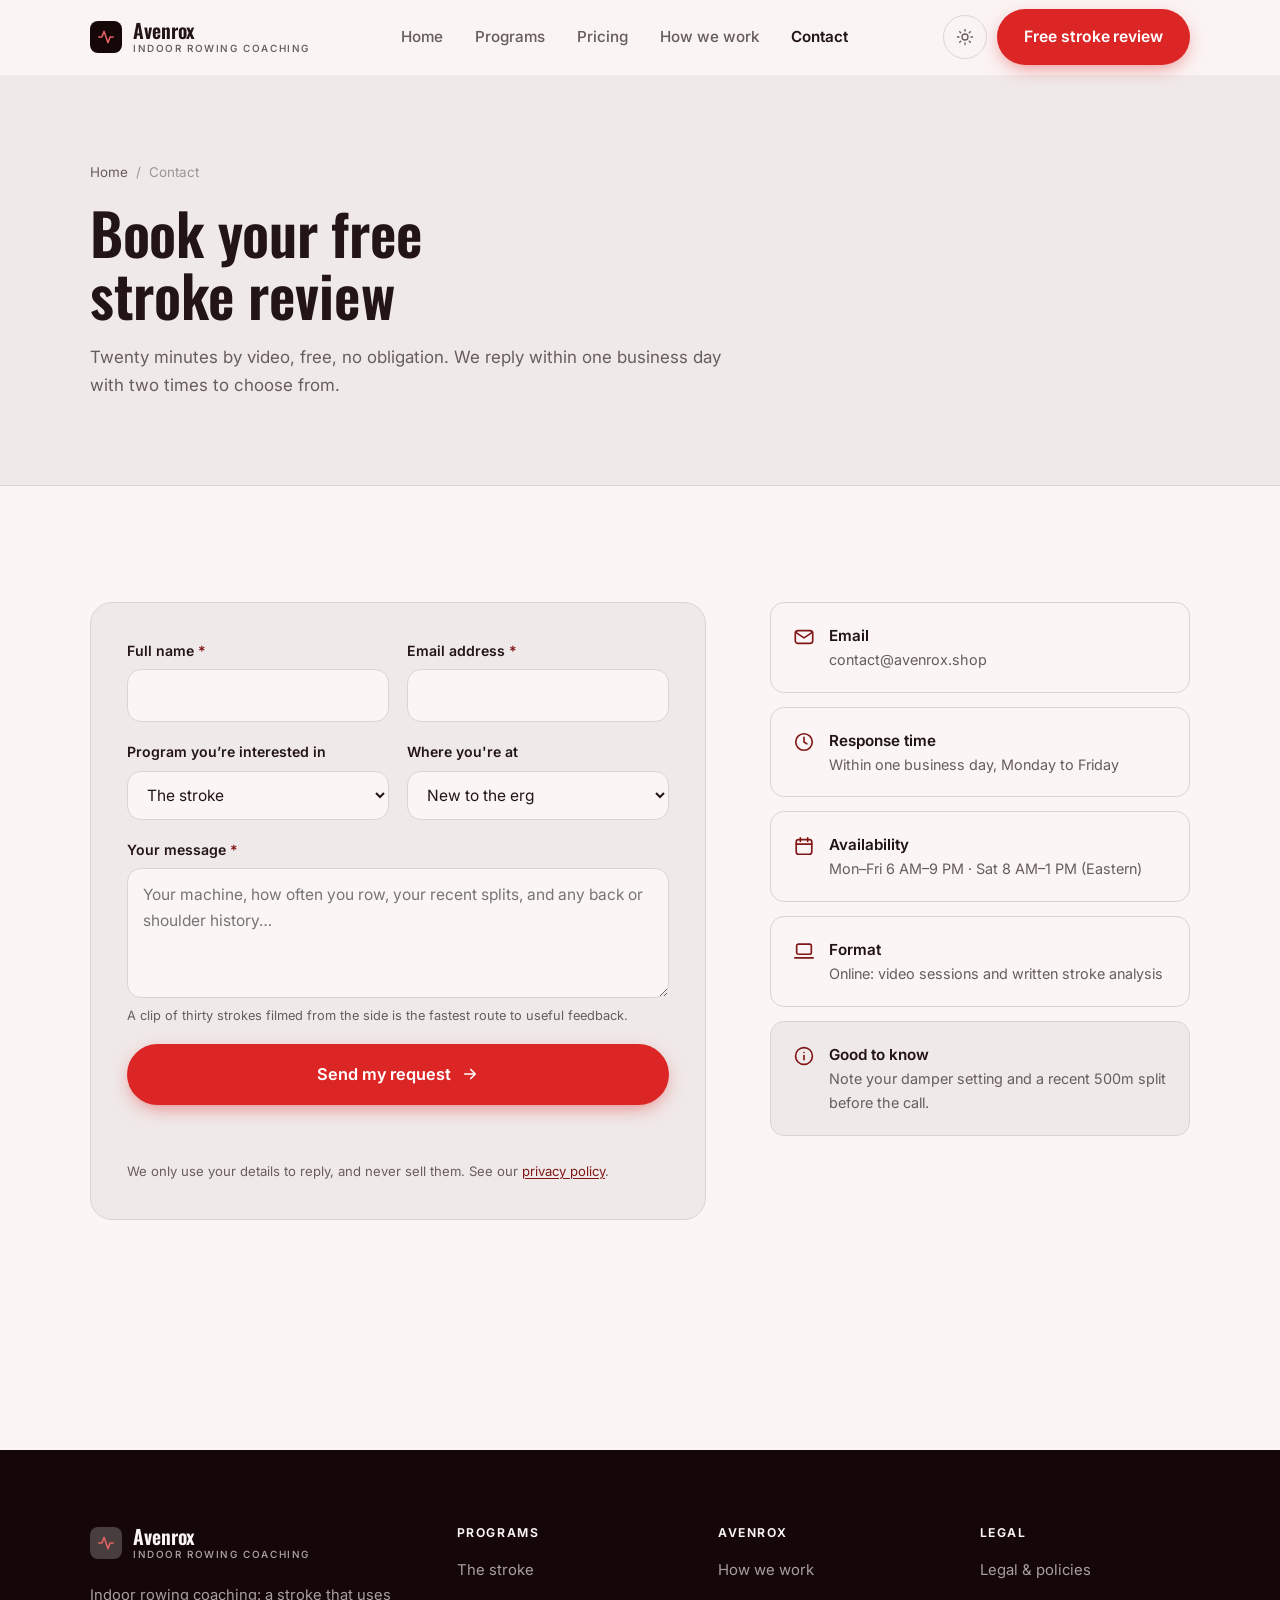
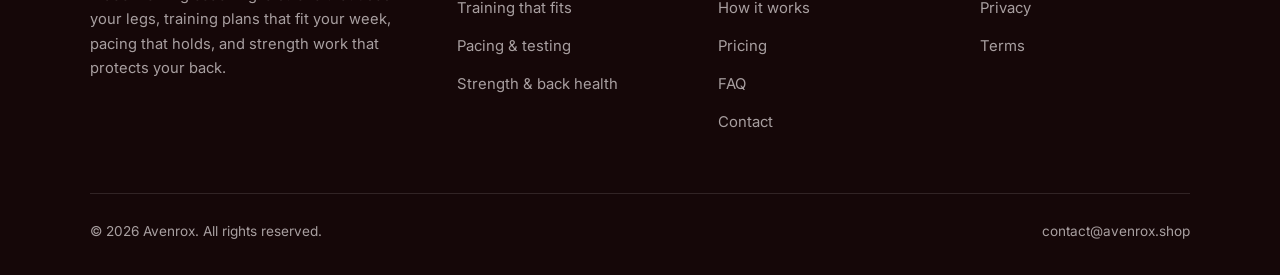
<file: contact.html>
<!DOCTYPE html>
<html lang="en" class="no-js">
<head>
<meta charset="utf-8">
<meta name="viewport" content="width=device-width, initial-scale=1">
<title>Contact — Avenrox</title>
<meta name="description" content="Book your free 20-minute stroke review. We reply within one business day.">
<link rel="canonical" href="https://avenrox.shop/contact.html">

<meta property="og:type" content="website">
<meta property="og:url" content="https://avenrox.shop/contact.html">
<meta property="og:site_name" content="Avenrox">
<meta property="og:locale" content="en_US">
<meta property="og:title" content="Contact — Avenrox">
<meta property="og:description" content="Book your free 20-minute stroke review. We reply within one business day.">
<meta name="theme-color" content="#150708">

<link rel="icon" href="assets/img/favicon.svg" type="image/svg+xml">
<link rel="preconnect" href="https://fonts.googleapis.com">
<link rel="preconnect" href="https://fonts.gstatic.com" crossorigin>
<link rel="stylesheet" href="https://fonts.googleapis.com/css2?family=Oswald:wght@400..700&family=Inter:wght@400..700&display=swap">
<link rel="stylesheet" href="assets/css/style.css">

<!-- Thème appliqué avant le premier rendu (évite le flash) -->
<script>
document.documentElement.classList.remove('no-js');
(function(){try{var t=localStorage.getItem('site-theme');if(t){document.documentElement.setAttribute('data-theme',t);}}catch(e){}})();
</script>
</head>

<body>
<a class="skip-link" href="#main">Skip to main content</a>

<header class="site-header">
  <nav class="wrap nav" aria-label="Main navigation">
    <a class="brand" href="index.html">
      <svg class="brand__mark" viewBox="0 0 64 64" aria-hidden="true">
        <rect class="bm-bg" width="64" height="64" rx="16"/>
        <g class="bm-ic" transform="translate(14 14) scale(1.5)" fill="none" stroke-width="2.1" stroke-linecap="round" stroke-linejoin="round"><path d="M2.5 12h4l3-7.5 5 15 3-7.5h4"/></g>
      </svg>
      <span>Avenrox<span class="brand__sub">Indoor rowing coaching</span></span>
    </a>

    <ul class="nav__links" id="nav-links">
      <li><a href="index.html">Home</a></li>
      <li><a href="programs.html">Programs</a></li>
      <li><a href="index.html#pricing">Pricing</a></li>
      <li><a href="about.html">How we work</a></li>
      <li><a href="contact.html" aria-current="page">Contact</a></li>
      <li><a class="btn btn--primary" href="contact.html">Free stroke review</a></li>
    </ul>

    <div class="nav__cta">
      <button class="theme-toggle" type="button" aria-label="Switch to dark theme">
        <svg class="icon-sun" viewBox="0 0 24 24" fill="none" stroke="currentColor" stroke-width="1.8" stroke-linecap="round" aria-hidden="true"><circle cx="12" cy="12" r="4"/><path d="M12 2v2m0 16v2M2 12h2m16 0h2M4.9 4.9l1.4 1.4m11.4 11.4 1.4 1.4M19.1 4.9l-1.4 1.4M6.3 17.7l-1.4 1.4"/></svg>
        <svg class="icon-moon" viewBox="0 0 24 24" fill="none" stroke="currentColor" stroke-width="1.8" stroke-linecap="round" stroke-linejoin="round" aria-hidden="true"><path d="M21 12.8A9 9 0 1 1 11.2 3a7 7 0 0 0 9.8 9.8z"/></svg>
      </button>
      <a class="btn btn--primary" href="contact.html">Free stroke review</a>
      <button class="nav__toggle" type="button" aria-expanded="false" aria-controls="nav-links" aria-label="Open menu">
        <svg class="icon-open" viewBox="0 0 24 24" fill="none" stroke="currentColor" stroke-width="2" stroke-linecap="round" aria-hidden="true"><path d="M3 6h18M3 12h18M3 18h18"/></svg>
        <svg class="icon-close" viewBox="0 0 24 24" fill="none" stroke="currentColor" stroke-width="2" stroke-linecap="round" aria-hidden="true"><path d="M6 6l12 12M18 6L6 18"/></svg>
      </button>
    </div>
  </nav>
</header>

<main id="main">

<section class="page-head">
  <div class="wrap">
    <nav class="breadcrumb" aria-label="Breadcrumb">
      <a href="index.html">Home</a><span>/</span><span aria-current="page">Contact</span>
    </nav>
    <h1>Book your free stroke review</h1>
    <p>Twenty minutes by video, free, no obligation. We reply within one business day with two times to choose from.</p>
  </div>
</section>

<section class="section wrap">
  <div class="form-layout">

    <!--
      FORM: the action attribute holds a placeholder id. Create a free form at
      https://formspree.io and replace VOTRE_ID_FORMSPREE. Until then, the button
      opens the visitor's email app with a pre-filled message to contact@avenrox.shop.
    -->
    <form class="form" id="contact-form" action="https://formspree.io/f/VOTRE_ID_FORMSPREE" method="POST"
          data-email="contact@avenrox.shop" data-subject="Stroke review request"
          data-msg-mail="Your email app will open with the message ready to send." data-msg-sending="Sending…"
          data-msg-ok="Thanks! Your message is on its way. We reply within one business day." data-msg-err="Sending failed. Please email us directly at">
      <div class="form__row">
        <div class="field">
          <label for="nom">Full name <span class="req" aria-hidden="true">*</span></label>
          <input type="text" id="nom" name="nom" autocomplete="name" required>
        </div>
        <div class="field">
          <label for="email">Email address <span class="req" aria-hidden="true">*</span></label>
          <input type="email" id="email" name="email" autocomplete="email" required>
        </div>
      </div>

      <div class="form__row">
        <div class="field">
          <label for="programme">Program you’re interested in</label>
          <select id="programme" name="programme">
            <option>The stroke</option>
            <option>Training that fits</option>
            <option>Pacing &amp; testing</option>
            <option>Strength &amp; back health</option>
            <option>Not sure yet</option>
          </select>
        </div>
        <div class="field">
          <label for="niveau">Where you're at</label>
          <select id="niveau" name="niveau">
            <option>New to the erg</option>
            <option>Rowing, no structure</option>
            <option>Training for a 2k</option>
            <option>Rowed before, coming back</option>
          </select>
        </div>
      </div>

      <div class="field">
        <label for="message">Your message <span class="req" aria-hidden="true">*</span></label>
        <textarea id="message" name="message" required placeholder="Your machine, how often you row, your recent splits, and any back or shoulder history…"></textarea>
        <span class="field__hint">A clip of thirty strokes filmed from the side is the fastest route to useful feedback.</span>
      </div>

      <!-- Bot trap: hidden from humans -->
      <div class="visually-hidden" aria-hidden="true">
        <label for="site-web">Leave this field empty</label>
        <input type="text" id="site-web" name="_gotcha" tabindex="-1" autocomplete="off">
      </div>

      <button class="btn btn--primary btn--lg" type="submit">Send my request <svg viewBox="0 0 24 24" fill="none" stroke="currentColor" stroke-width="2.2" stroke-linecap="round" stroke-linejoin="round" aria-hidden="true"><path d="M5 12h14M13 6l6 6-6 6"/></svg></button>

      <p id="form-status" class="form__status" role="status" aria-live="polite"></p>

      <p class="form__note">
        We only use your details to reply, and never sell them. See our <a href="legal.html#privacy">privacy policy</a>.
      </p>
    </form>

    <aside class="contact-aside">
      <div class="contact-card">
        <svg viewBox="0 0 24 24" fill="none" stroke="currentColor" stroke-width="1.8" stroke-linecap="round" stroke-linejoin="round" aria-hidden="true"><rect x="2.5" y="5" width="19" height="14" rx="3"/><path d="M3 7l9 6 9-6"/></svg>
        <div><b>Email</b><a href="mailto:contact@avenrox.shop">contact@avenrox.shop</a></div>
      </div>
      <div class="contact-card">
        <svg viewBox="0 0 24 24" fill="none" stroke="currentColor" stroke-width="1.8" stroke-linecap="round" stroke-linejoin="round" aria-hidden="true"><circle cx="12" cy="12" r="9"/><path d="M12 7v5l3.2 2"/></svg>
        <div><b>Response time</b><span>Within one business day, Monday to Friday</span></div>
      </div>
      <div class="contact-card">
        <svg viewBox="0 0 24 24" fill="none" stroke="currentColor" stroke-width="1.8" stroke-linecap="round" stroke-linejoin="round" aria-hidden="true"><rect x="3.5" y="5" width="17" height="16" rx="2.5"/><path d="M8 3v4M16 3v4M3.5 10h17"/></svg>
        <div><b>Availability</b><span>Mon–Fri 6 AM–9 PM · Sat 8 AM–1 PM (Eastern)</span></div>
      </div>
      <div class="contact-card">
        <svg viewBox="0 0 24 24" fill="none" stroke="currentColor" stroke-width="1.8" stroke-linecap="round" stroke-linejoin="round" aria-hidden="true"><rect x="4" y="4.5" width="16" height="11" rx="2"/><path d="M2 19.5h20"/></svg>
        <div><b>Format</b><span>Online: video sessions and written stroke analysis</span></div>
      </div>
      <div class="contact-card contact-card--soft">
        <svg viewBox="0 0 24 24" fill="none" stroke="currentColor" stroke-width="1.8" stroke-linecap="round" stroke-linejoin="round" aria-hidden="true"><circle cx="12" cy="12" r="9.2"/><path d="M12 16v-4.5M12 8.2v.1"/></svg>
        <div><b>Good to know</b><span>Note your damper setting and a recent 500m split before the call.</span></div>
      </div>
    </aside>

  </div>
</section>

</main>

<footer class="site-footer">
  <div class="wrap">
    <div class="footer__grid">
      <div class="footer__brand">
        <a class="brand" href="index.html">
          <svg class="brand__mark" viewBox="0 0 64 64" aria-hidden="true">
        <rect class="bm-bg" width="64" height="64" rx="16"/>
        <g class="bm-ic" transform="translate(14 14) scale(1.5)" fill="none" stroke-width="2.1" stroke-linecap="round" stroke-linejoin="round"><path d="M2.5 12h4l3-7.5 5 15 3-7.5h4"/></g>
      </svg>
          <span>Avenrox<span class="brand__sub">Indoor rowing coaching</span></span>
        </a>
        <p>Indoor rowing coaching: a stroke that uses your legs, training plans that fit your week, pacing that holds, and strength work that protects your back.</p>
      </div>

      <div class="footer__col">
        <h4>Programs</h4>
        <ul>
          <li><a href="programs.html#stroke">The stroke</a></li>
          <li><a href="programs.html#training">Training that fits</a></li>
          <li><a href="programs.html#pacing">Pacing &amp; testing</a></li>
          <li><a href="programs.html#strength">Strength &amp; back health</a></li>
        </ul>
      </div>

      <div class="footer__col">
        <h4>Avenrox</h4>
        <ul>
          <li><a href="about.html">How we work</a></li>
          <li><a href="index.html#how-it-works">How it works</a></li>
          <li><a href="index.html#pricing">Pricing</a></li>
          <li><a href="index.html#faq">FAQ</a></li>
          <li><a href="contact.html">Contact</a></li>
        </ul>
      </div>

      <div class="footer__col">
        <h4>Legal</h4>
        <ul>
          <li><a href="legal.html">Legal &amp; policies</a></li>
          <li><a href="legal.html#privacy">Privacy</a></li>
          <li><a href="legal.html#terms">Terms</a></li>
        </ul>
      </div>
    </div>

    <div class="footer__bottom">
      <p>© <span data-year>2026</span> Avenrox. All rights reserved.</p>
      <p><a href="mailto:contact@avenrox.shop">contact@avenrox.shop</a></p>
    </div>
  </div>
</footer>

<script src="assets/js/main.js" defer></script>
</body>
</html>
</file>
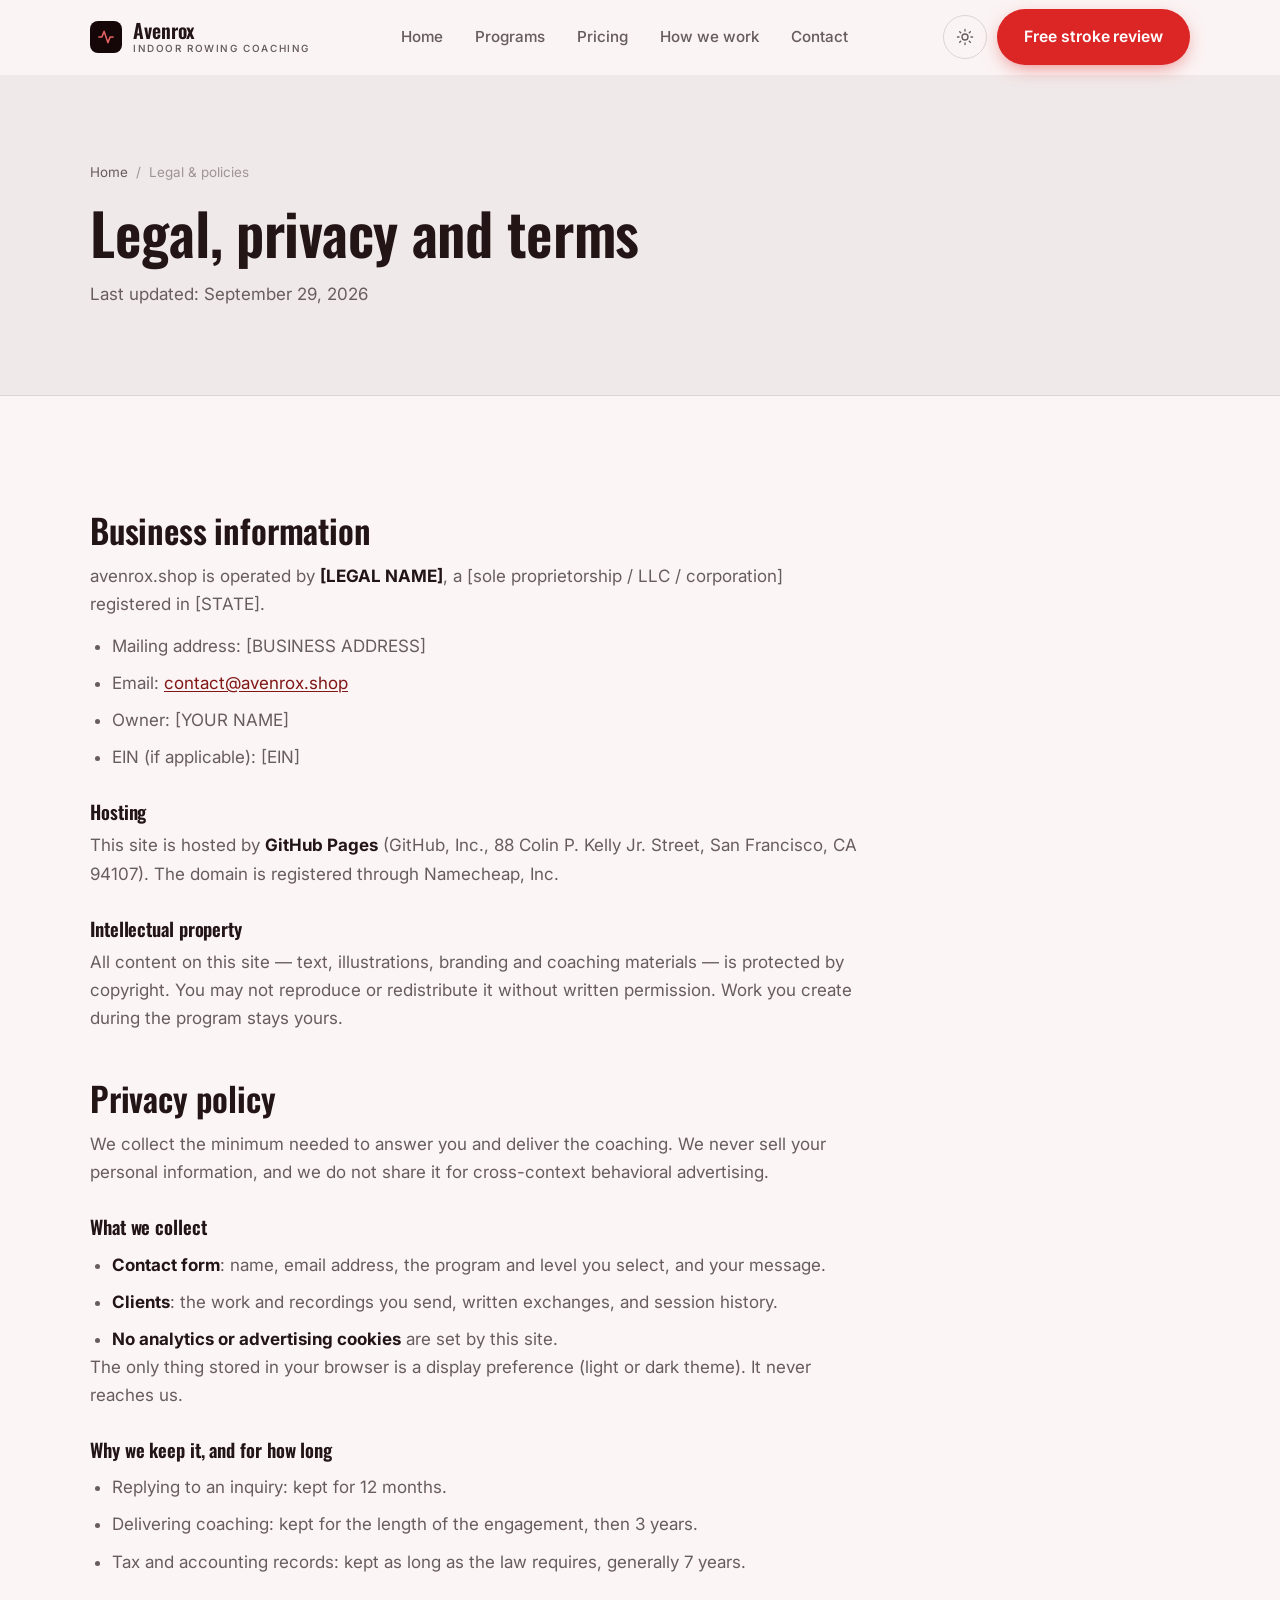
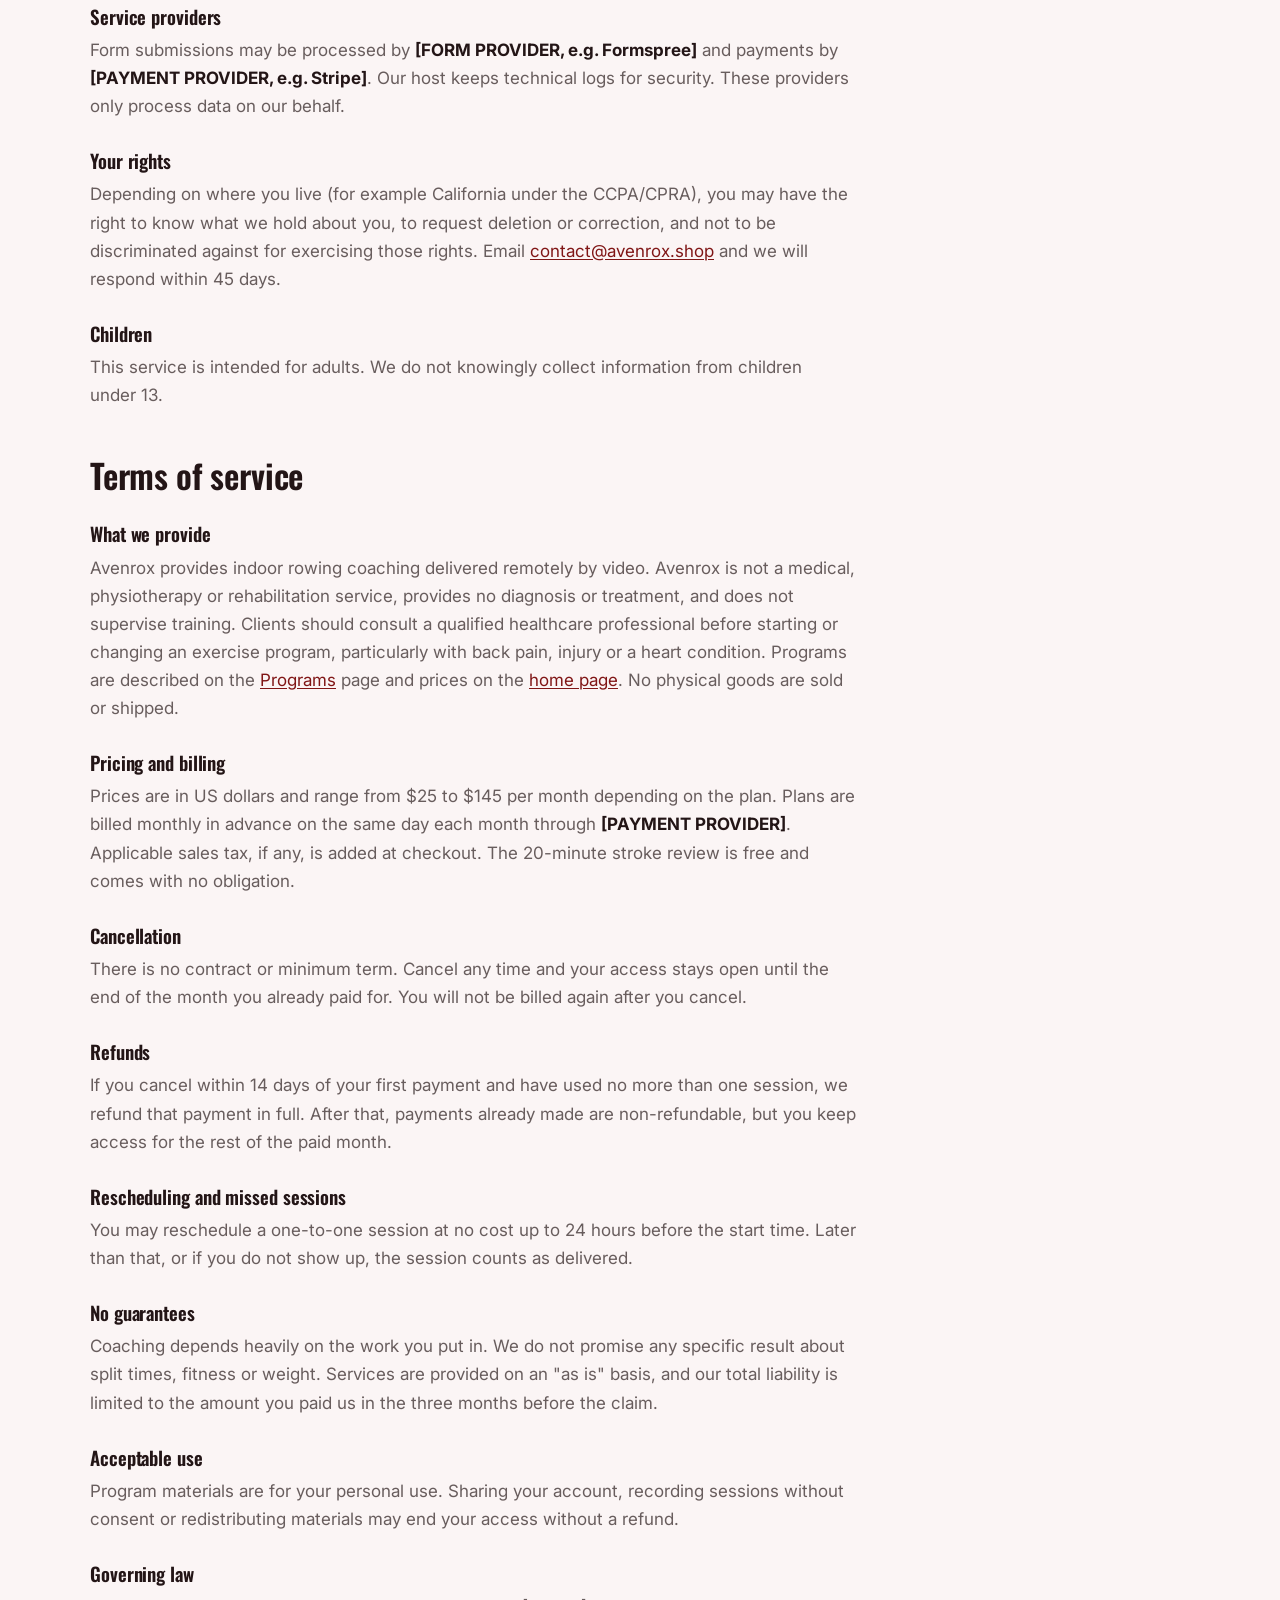
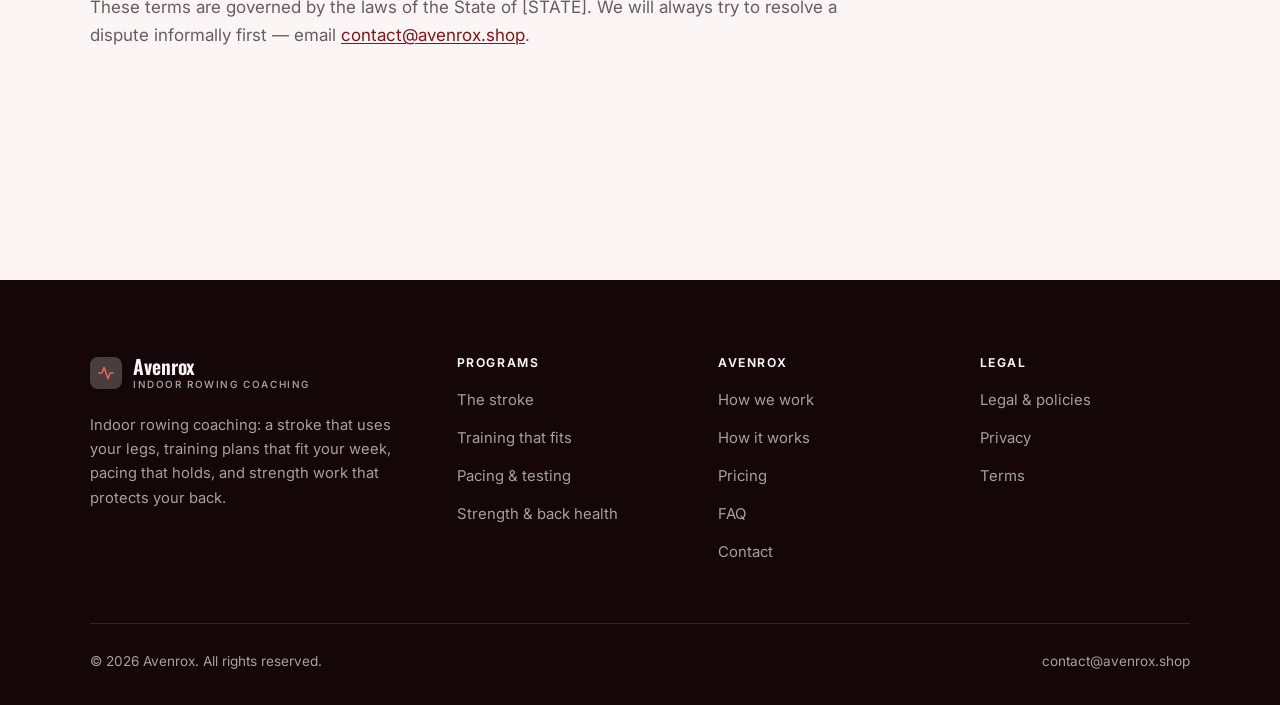
<file: legal.html>
<!DOCTYPE html>
<html lang="en" class="no-js">
<head>
<meta charset="utf-8">
<meta name="viewport" content="width=device-width, initial-scale=1">
<title>Legal, privacy and terms — Avenrox</title>
<meta name="description" content="Business information, privacy policy and terms of service for Avenrox.">
<meta name="robots" content="noindex">

<meta property="og:type" content="website">
<meta property="og:url" content="https://avenrox.shop/legal.html">
<meta property="og:site_name" content="Avenrox">
<meta property="og:locale" content="en_US">
<meta property="og:title" content="Legal, privacy and terms — Avenrox">
<meta property="og:description" content="Business information, privacy policy and terms of service for Avenrox.">
<meta name="theme-color" content="#150708">

<link rel="icon" href="assets/img/favicon.svg" type="image/svg+xml">
<link rel="preconnect" href="https://fonts.googleapis.com">
<link rel="preconnect" href="https://fonts.gstatic.com" crossorigin>
<link rel="stylesheet" href="https://fonts.googleapis.com/css2?family=Oswald:wght@400..700&family=Inter:wght@400..700&display=swap">
<link rel="stylesheet" href="assets/css/style.css">

<!-- Thème appliqué avant le premier rendu (évite le flash) -->
<script>
document.documentElement.classList.remove('no-js');
(function(){try{var t=localStorage.getItem('site-theme');if(t){document.documentElement.setAttribute('data-theme',t);}}catch(e){}})();
</script>
</head>

<body>
<a class="skip-link" href="#main">Skip to main content</a>

<header class="site-header">
  <nav class="wrap nav" aria-label="Main navigation">
    <a class="brand" href="index.html">
      <svg class="brand__mark" viewBox="0 0 64 64" aria-hidden="true">
        <rect class="bm-bg" width="64" height="64" rx="16"/>
        <g class="bm-ic" transform="translate(14 14) scale(1.5)" fill="none" stroke-width="2.1" stroke-linecap="round" stroke-linejoin="round"><path d="M2.5 12h4l3-7.5 5 15 3-7.5h4"/></g>
      </svg>
      <span>Avenrox<span class="brand__sub">Indoor rowing coaching</span></span>
    </a>

    <ul class="nav__links" id="nav-links">
      <li><a href="index.html">Home</a></li>
      <li><a href="programs.html">Programs</a></li>
      <li><a href="index.html#pricing">Pricing</a></li>
      <li><a href="about.html">How we work</a></li>
      <li><a href="contact.html">Contact</a></li>
      <li><a class="btn btn--primary" href="contact.html">Free stroke review</a></li>
    </ul>

    <div class="nav__cta">
      <button class="theme-toggle" type="button" aria-label="Switch to dark theme">
        <svg class="icon-sun" viewBox="0 0 24 24" fill="none" stroke="currentColor" stroke-width="1.8" stroke-linecap="round" aria-hidden="true"><circle cx="12" cy="12" r="4"/><path d="M12 2v2m0 16v2M2 12h2m16 0h2M4.9 4.9l1.4 1.4m11.4 11.4 1.4 1.4M19.1 4.9l-1.4 1.4M6.3 17.7l-1.4 1.4"/></svg>
        <svg class="icon-moon" viewBox="0 0 24 24" fill="none" stroke="currentColor" stroke-width="1.8" stroke-linecap="round" stroke-linejoin="round" aria-hidden="true"><path d="M21 12.8A9 9 0 1 1 11.2 3a7 7 0 0 0 9.8 9.8z"/></svg>
      </button>
      <a class="btn btn--primary" href="contact.html">Free stroke review</a>
      <button class="nav__toggle" type="button" aria-expanded="false" aria-controls="nav-links" aria-label="Open menu">
        <svg class="icon-open" viewBox="0 0 24 24" fill="none" stroke="currentColor" stroke-width="2" stroke-linecap="round" aria-hidden="true"><path d="M3 6h18M3 12h18M3 18h18"/></svg>
        <svg class="icon-close" viewBox="0 0 24 24" fill="none" stroke="currentColor" stroke-width="2" stroke-linecap="round" aria-hidden="true"><path d="M6 6l12 12M18 6L6 18"/></svg>
      </button>
    </div>
  </nav>
</header>

<main id="main">

<section class="page-head">
  <div class="wrap">
    <nav class="breadcrumb" aria-label="Breadcrumb">
      <a href="index.html">Home</a><span>/</span><span aria-current="page">Legal &amp; policies</span>
    </nav>
    <h1>Legal, privacy and terms</h1>
    <p>Last updated: <time datetime="2026-09-29">September 29, 2026</time></p>
  </div>
</section>

<section class="section wrap">
  <div class="prose">

    <!--
      TO DO: this is a skeleton, not legal advice. Replace every [BRACKET] with
      your real details before selling, and have a lawyer review it if you can.
      Consumer protection rules differ by state.
    -->

    <h2 id="business">Business information</h2>
    <p>
      avenrox.shop is operated by <strong>[LEGAL NAME]</strong>, a [sole proprietorship / LLC / corporation]
      registered in [STATE].
    </p>
    <ul>
      <li>Mailing address: [BUSINESS ADDRESS]</li>
      <li>Email: <a href="mailto:contact@avenrox.shop">contact@avenrox.shop</a></li>
      <li>Owner: [YOUR NAME]</li>
      <li>EIN (if applicable): [EIN]</li>
    </ul>

    <h3>Hosting</h3>
    <p>
      This site is hosted by <strong>GitHub Pages</strong> (GitHub, Inc., 88 Colin P. Kelly Jr. Street,
      San Francisco, CA 94107). The domain is registered through Namecheap, Inc.
    </p>

    <h3>Intellectual property</h3>
    <p>
      All content on this site — text, illustrations, branding and coaching materials — is protected by
      copyright. You may not reproduce or redistribute it without written permission. Work you create during
      the program stays yours.
    </p>

    <h2 id="privacy">Privacy policy</h2>
    <p>
      We collect the minimum needed to answer you and deliver the coaching. We never sell your personal
      information, and we do not share it for cross-context behavioral advertising.
    </p>
    <h3>What we collect</h3>
    <ul>
      <li><strong>Contact form</strong>: name, email address, the program and level you select, and your message.</li>
      <li><strong>Clients</strong>: the work and recordings you send, written exchanges, and session history.</li>
      <li><strong>No analytics or advertising cookies</strong> are set by this site.</li>
    </ul>
    <p>
      The only thing stored in your browser is a display preference (light or dark theme). It never reaches us.
    </p>
    <h3>Why we keep it, and for how long</h3>
    <ul>
      <li>Replying to an inquiry: kept for 12 months.</li>
      <li>Delivering coaching: kept for the length of the engagement, then 3 years.</li>
      <li>Tax and accounting records: kept as long as the law requires, generally 7 years.</li>
    </ul>
    <h3>Service providers</h3>
    <p>
      Form submissions may be processed by <strong>[FORM PROVIDER, e.g. Formspree]</strong> and payments by
      <strong>[PAYMENT PROVIDER, e.g. Stripe]</strong>. Our host keeps technical logs for security. These
      providers only process data on our behalf.
    </p>
    <h3>Your rights</h3>
    <p>
      Depending on where you live (for example California under the CCPA/CPRA), you may have the right to
      know what we hold about you, to request deletion or correction, and not to be discriminated against for
      exercising those rights. Email <a href="mailto:contact@avenrox.shop">contact@avenrox.shop</a> and we will respond within 45 days.
    </p>
    <h3>Children</h3>
    <p>
      This service is intended for adults. We do not knowingly collect information from children under 13.
    </p>

    <h2 id="terms">Terms of service</h2>
    <h3>What we provide</h3>
    <p>
      Avenrox provides indoor rowing coaching delivered remotely by video. Avenrox is not a medical, physiotherapy or rehabilitation service, provides no diagnosis or treatment, and does not supervise training. Clients should consult a qualified healthcare professional before starting or changing an exercise program, particularly with back pain, injury or a heart condition. Programs are described on the
      <a href="programs.html">Programs</a> page and prices on the <a href="index.html#pricing">home page</a>.
      No physical goods are sold or shipped.
    </p>
    <h3>Pricing and billing</h3>
    <p>
      Prices are in US dollars and range from $25 to $145 per month
      depending on the plan. Plans are billed monthly in advance on the same day each month through
      <strong>[PAYMENT PROVIDER]</strong>. Applicable sales tax, if any, is added at checkout.
      The 20-minute stroke review is free and comes with no obligation.
    </p>
    <h3>Cancellation</h3>
    <p>
      There is no contract or minimum term. Cancel any time and your access stays open until the end of the
      month you already paid for. You will not be billed again after you cancel.
    </p>
    <h3>Refunds</h3>
    <p>
      If you cancel within 14 days of your first payment and have used no more than one session, we refund
      that payment in full. After that, payments already made are non-refundable, but you keep access for the
      rest of the paid month.
    </p>
    <h3>Rescheduling and missed sessions</h3>
    <p>
      You may reschedule a one-to-one session at no cost up to 24 hours before the start time. Later than
      that, or if you do not show up, the session counts as delivered.
    </p>
    <h3>No guarantees</h3>
    <p>
      Coaching depends heavily on the work you put in. We do not promise any specific result
      about split times, fitness or weight. Services are provided on an "as is" basis, and our total
      liability is limited to the amount you paid us in the three months before the claim.
    </p>
    <h3>Acceptable use</h3>
    <p>
      Program materials are for your personal use. Sharing your account, recording sessions without consent
      or redistributing materials may end your access without a refund.
    </p>
    <h3>Governing law</h3>
    <p>
      These terms are governed by the laws of the State of [STATE]. We will always try to resolve a dispute
      informally first — email <a href="mailto:contact@avenrox.shop">contact@avenrox.shop</a>.
    </p>

  </div>
</section>

</main>

<footer class="site-footer">
  <div class="wrap">
    <div class="footer__grid">
      <div class="footer__brand">
        <a class="brand" href="index.html">
          <svg class="brand__mark" viewBox="0 0 64 64" aria-hidden="true">
        <rect class="bm-bg" width="64" height="64" rx="16"/>
        <g class="bm-ic" transform="translate(14 14) scale(1.5)" fill="none" stroke-width="2.1" stroke-linecap="round" stroke-linejoin="round"><path d="M2.5 12h4l3-7.5 5 15 3-7.5h4"/></g>
      </svg>
          <span>Avenrox<span class="brand__sub">Indoor rowing coaching</span></span>
        </a>
        <p>Indoor rowing coaching: a stroke that uses your legs, training plans that fit your week, pacing that holds, and strength work that protects your back.</p>
      </div>

      <div class="footer__col">
        <h4>Programs</h4>
        <ul>
          <li><a href="programs.html#stroke">The stroke</a></li>
          <li><a href="programs.html#training">Training that fits</a></li>
          <li><a href="programs.html#pacing">Pacing &amp; testing</a></li>
          <li><a href="programs.html#strength">Strength &amp; back health</a></li>
        </ul>
      </div>

      <div class="footer__col">
        <h4>Avenrox</h4>
        <ul>
          <li><a href="about.html">How we work</a></li>
          <li><a href="index.html#how-it-works">How it works</a></li>
          <li><a href="index.html#pricing">Pricing</a></li>
          <li><a href="index.html#faq">FAQ</a></li>
          <li><a href="contact.html">Contact</a></li>
        </ul>
      </div>

      <div class="footer__col">
        <h4>Legal</h4>
        <ul>
          <li><a href="legal.html">Legal &amp; policies</a></li>
          <li><a href="legal.html#privacy">Privacy</a></li>
          <li><a href="legal.html#terms">Terms</a></li>
        </ul>
      </div>
    </div>

    <div class="footer__bottom">
      <p>© <span data-year>2026</span> Avenrox. All rights reserved.</p>
      <p><a href="mailto:contact@avenrox.shop">contact@avenrox.shop</a></p>
    </div>
  </div>
</footer>

<script src="assets/js/main.js" defer></script>
</body>
</html>
</file>
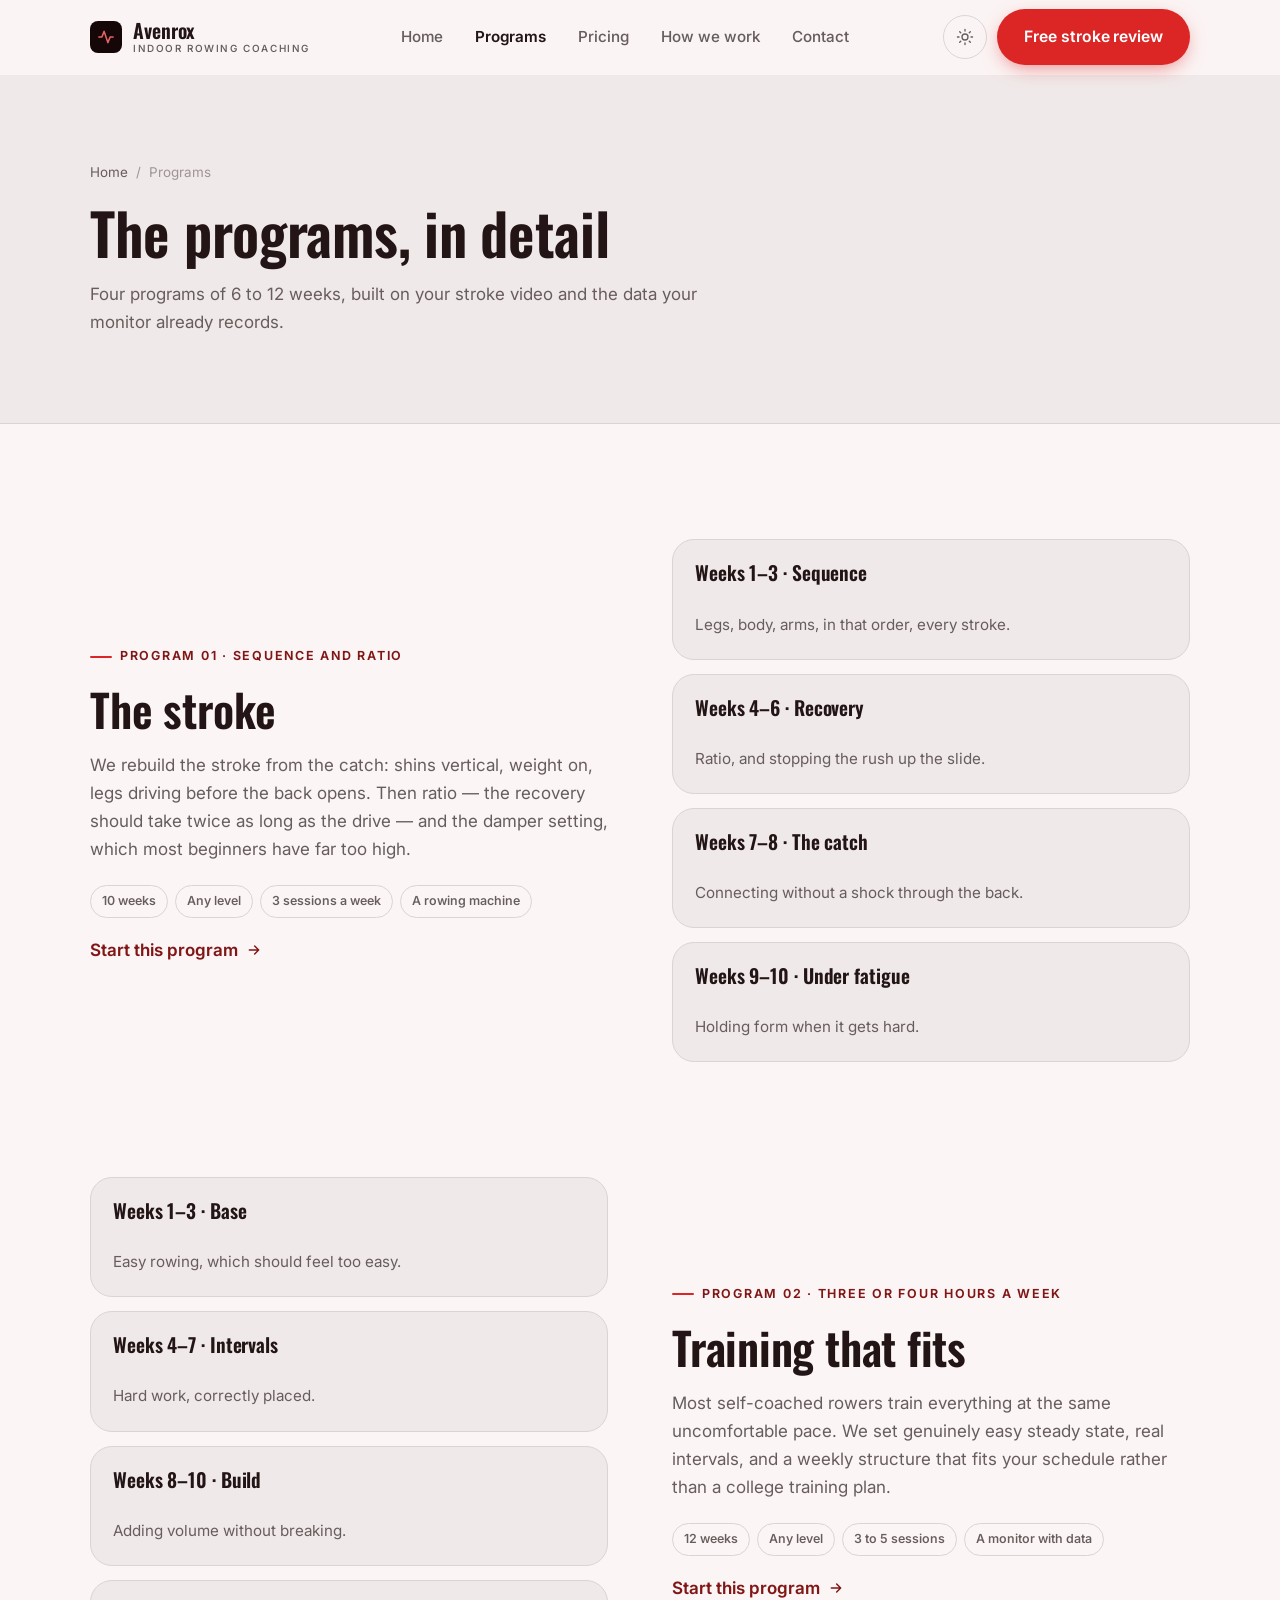
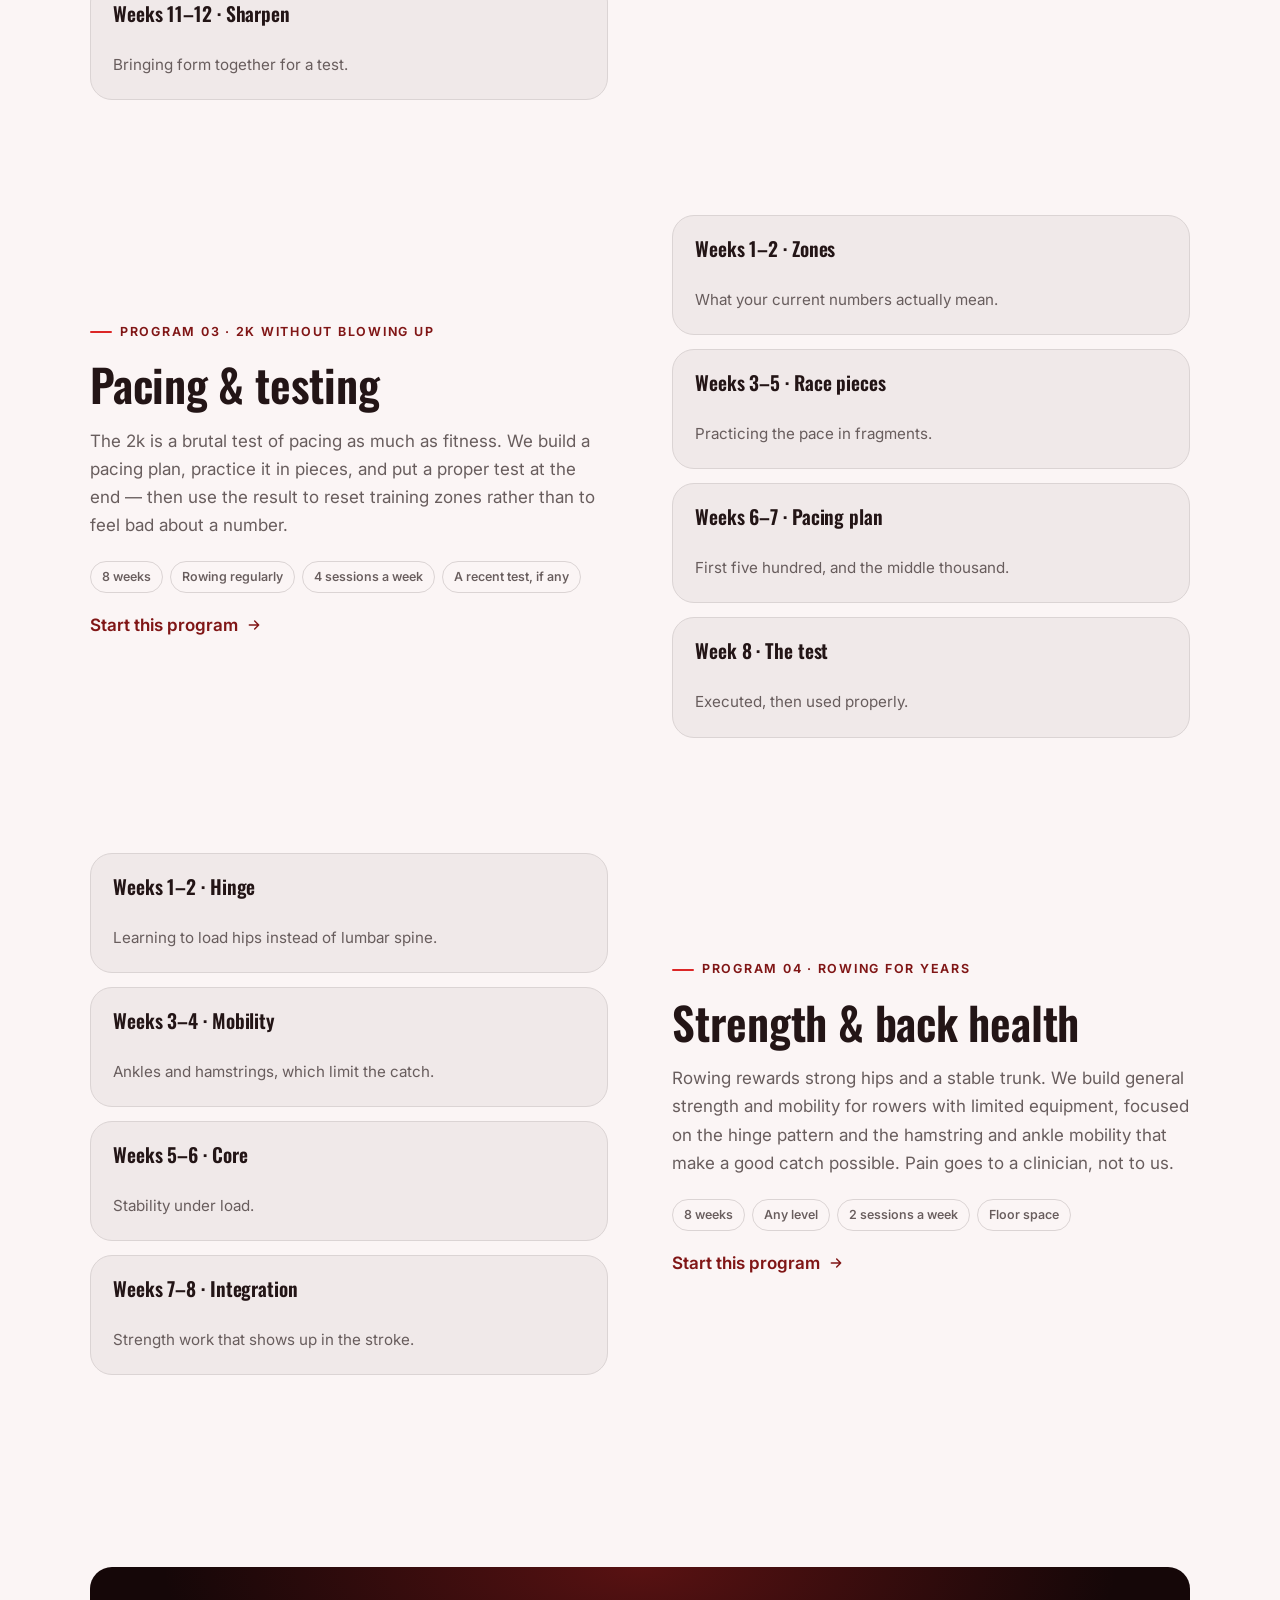
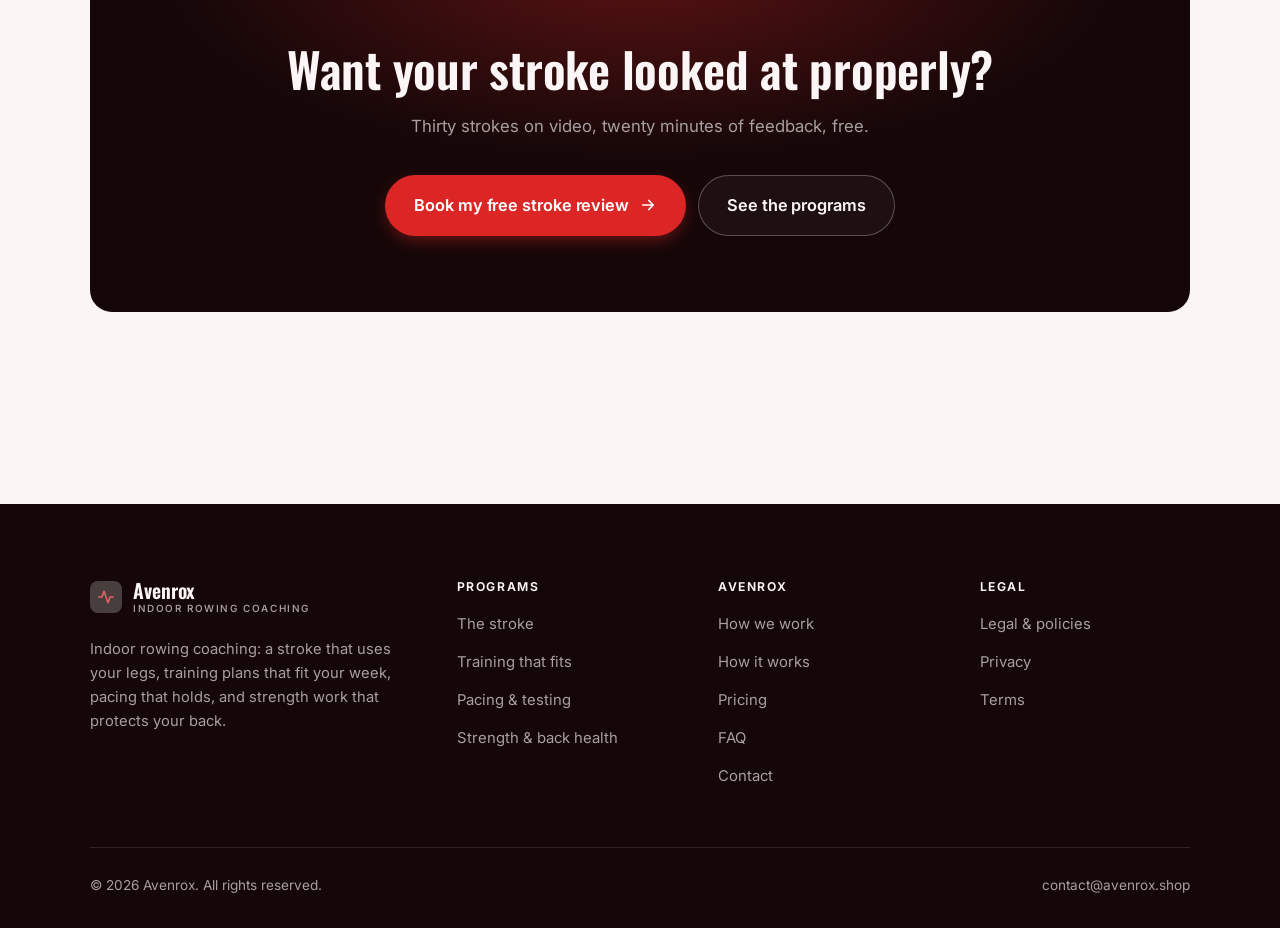
<file: programs.html>
<!DOCTYPE html>
<html lang="en" class="no-js">
<head>
<meta charset="utf-8">
<meta name="viewport" content="width=device-width, initial-scale=1">
<title>Programs — Avenrox</title>
<meta name="description" content="Indoor rowing coaching programs: stroke technique, training plans, pacing and 2k testing, strength and back health.">
<link rel="canonical" href="https://avenrox.shop/programs.html">

<meta property="og:type" content="website">
<meta property="og:url" content="https://avenrox.shop/programs.html">
<meta property="og:site_name" content="Avenrox">
<meta property="og:locale" content="en_US">
<meta property="og:title" content="Programs — Avenrox">
<meta property="og:description" content="Indoor rowing coaching programs: stroke technique, training plans, pacing and 2k testing, strength and back health.">
<meta name="theme-color" content="#150708">

<link rel="icon" href="assets/img/favicon.svg" type="image/svg+xml">
<link rel="preconnect" href="https://fonts.googleapis.com">
<link rel="preconnect" href="https://fonts.gstatic.com" crossorigin>
<link rel="stylesheet" href="https://fonts.googleapis.com/css2?family=Oswald:wght@400..700&family=Inter:wght@400..700&display=swap">
<link rel="stylesheet" href="assets/css/style.css">

<!-- Thème appliqué avant le premier rendu (évite le flash) -->
<script>
document.documentElement.classList.remove('no-js');
(function(){try{var t=localStorage.getItem('site-theme');if(t){document.documentElement.setAttribute('data-theme',t);}}catch(e){}})();
</script>
</head>

<body>
<a class="skip-link" href="#main">Skip to main content</a>

<header class="site-header">
  <nav class="wrap nav" aria-label="Main navigation">
    <a class="brand" href="index.html">
      <svg class="brand__mark" viewBox="0 0 64 64" aria-hidden="true">
        <rect class="bm-bg" width="64" height="64" rx="16"/>
        <g class="bm-ic" transform="translate(14 14) scale(1.5)" fill="none" stroke-width="2.1" stroke-linecap="round" stroke-linejoin="round"><path d="M2.5 12h4l3-7.5 5 15 3-7.5h4"/></g>
      </svg>
      <span>Avenrox<span class="brand__sub">Indoor rowing coaching</span></span>
    </a>

    <ul class="nav__links" id="nav-links">
      <li><a href="index.html">Home</a></li>
      <li><a href="programs.html" aria-current="page">Programs</a></li>
      <li><a href="index.html#pricing">Pricing</a></li>
      <li><a href="about.html">How we work</a></li>
      <li><a href="contact.html">Contact</a></li>
      <li><a class="btn btn--primary" href="contact.html">Free stroke review</a></li>
    </ul>

    <div class="nav__cta">
      <button class="theme-toggle" type="button" aria-label="Switch to dark theme">
        <svg class="icon-sun" viewBox="0 0 24 24" fill="none" stroke="currentColor" stroke-width="1.8" stroke-linecap="round" aria-hidden="true"><circle cx="12" cy="12" r="4"/><path d="M12 2v2m0 16v2M2 12h2m16 0h2M4.9 4.9l1.4 1.4m11.4 11.4 1.4 1.4M19.1 4.9l-1.4 1.4M6.3 17.7l-1.4 1.4"/></svg>
        <svg class="icon-moon" viewBox="0 0 24 24" fill="none" stroke="currentColor" stroke-width="1.8" stroke-linecap="round" stroke-linejoin="round" aria-hidden="true"><path d="M21 12.8A9 9 0 1 1 11.2 3a7 7 0 0 0 9.8 9.8z"/></svg>
      </button>
      <a class="btn btn--primary" href="contact.html">Free stroke review</a>
      <button class="nav__toggle" type="button" aria-expanded="false" aria-controls="nav-links" aria-label="Open menu">
        <svg class="icon-open" viewBox="0 0 24 24" fill="none" stroke="currentColor" stroke-width="2" stroke-linecap="round" aria-hidden="true"><path d="M3 6h18M3 12h18M3 18h18"/></svg>
        <svg class="icon-close" viewBox="0 0 24 24" fill="none" stroke="currentColor" stroke-width="2" stroke-linecap="round" aria-hidden="true"><path d="M6 6l12 12M18 6L6 18"/></svg>
      </button>
    </div>
  </nav>
</header>

<main id="main">

<section class="page-head">
  <div class="wrap">
    <nav class="breadcrumb" aria-label="Breadcrumb">
      <a href="index.html">Home</a><span>/</span><span aria-current="page">Programs</span>
    </nav>
    <h1>The programs, in detail</h1>
    <p>Four programs of 6 to 12 weeks, built on your stroke video and the data your monitor already records.</p>
  </div>
</section>

<section class="section wrap" id="stroke">
  <div class="split reveal">
    <div>
      <span class="eyebrow">Program 01 · Sequence and ratio</span>
      <h2>The stroke</h2>
      <p>We rebuild the stroke from the catch: shins vertical, weight on, legs driving before the back opens. Then ratio — the recovery should take twice as long as the drive — and the damper setting, which most beginners have far too high.</p>
      <ul class="tags"><li>10 weeks</li><li>Any level</li><li>3 sessions a week</li><li>A rowing machine</li></ul>
      <p><a class="arrow-link" href="contact.html">Start this program <svg viewBox="0 0 24 24" fill="none" stroke="currentColor" stroke-width="2.2" stroke-linecap="round" stroke-linejoin="round" aria-hidden="true"><path d="M5 12h14M13 6l6 6-6 6"/></svg></a></p>
    </div>
    <div class="grid grid--2 grid--tight">
      <article class="card card--sm">
        <h3>Weeks 1–3 · Sequence</h3>
        <p>Legs, body, arms, in that order, every stroke.</p>
      </article>
      <article class="card card--sm">
        <h3>Weeks 4–6 · Recovery</h3>
        <p>Ratio, and stopping the rush up the slide.</p>
      </article>
      <article class="card card--sm">
        <h3>Weeks 7–8 · The catch</h3>
        <p>Connecting without a shock through the back.</p>
      </article>
      <article class="card card--sm">
        <h3>Weeks 9–10 · Under fatigue</h3>
        <p>Holding form when it gets hard.</p>
      </article>
    </div>
  </div>
</section>

<section class="section section--flush wrap" id="training">
  <div class="split reveal">
    <div class="grid grid--2 grid--tight">
      <article class="card card--sm">
        <h3>Weeks 1–3 · Base</h3>
        <p>Easy rowing, which should feel too easy.</p>
      </article>
      <article class="card card--sm">
        <h3>Weeks 4–7 · Intervals</h3>
        <p>Hard work, correctly placed.</p>
      </article>
      <article class="card card--sm">
        <h3>Weeks 8–10 · Build</h3>
        <p>Adding volume without breaking.</p>
      </article>
      <article class="card card--sm">
        <h3>Weeks 11–12 · Sharpen</h3>
        <p>Bringing form together for a test.</p>
      </article>
    </div>
    <div>
      <span class="eyebrow">Program 02 · Three or four hours a week</span>
      <h2>Training that fits</h2>
      <p>Most self-coached rowers train everything at the same uncomfortable pace. We set genuinely easy steady state, real intervals, and a weekly structure that fits your schedule rather than a college training plan.</p>
      <ul class="tags"><li>12 weeks</li><li>Any level</li><li>3 to 5 sessions</li><li>A monitor with data</li></ul>
      <p><a class="arrow-link" href="contact.html">Start this program <svg viewBox="0 0 24 24" fill="none" stroke="currentColor" stroke-width="2.2" stroke-linecap="round" stroke-linejoin="round" aria-hidden="true"><path d="M5 12h14M13 6l6 6-6 6"/></svg></a></p>
    </div>
  </div>
</section>

<section class="section section--flush wrap" id="pacing">
  <div class="split reveal">
    <div>
      <span class="eyebrow">Program 03 · 2k without blowing up</span>
      <h2>Pacing &amp; testing</h2>
      <p>The 2k is a brutal test of pacing as much as fitness. We build a pacing plan, practice it in pieces, and put a proper test at the end — then use the result to reset training zones rather than to feel bad about a number.</p>
      <ul class="tags"><li>8 weeks</li><li>Rowing regularly</li><li>4 sessions a week</li><li>A recent test, if any</li></ul>
      <p><a class="arrow-link" href="contact.html">Start this program <svg viewBox="0 0 24 24" fill="none" stroke="currentColor" stroke-width="2.2" stroke-linecap="round" stroke-linejoin="round" aria-hidden="true"><path d="M5 12h14M13 6l6 6-6 6"/></svg></a></p>
    </div>
    <div class="grid grid--2 grid--tight">
      <article class="card card--sm">
        <h3>Weeks 1–2 · Zones</h3>
        <p>What your current numbers actually mean.</p>
      </article>
      <article class="card card--sm">
        <h3>Weeks 3–5 · Race pieces</h3>
        <p>Practicing the pace in fragments.</p>
      </article>
      <article class="card card--sm">
        <h3>Weeks 6–7 · Pacing plan</h3>
        <p>First five hundred, and the middle thousand.</p>
      </article>
      <article class="card card--sm">
        <h3>Week 8 · The test</h3>
        <p>Executed, then used properly.</p>
      </article>
    </div>
  </div>
</section>

<section class="section section--flush wrap" id="strength">
  <div class="split reveal">
    <div class="grid grid--2 grid--tight">
      <article class="card card--sm">
        <h3>Weeks 1–2 · Hinge</h3>
        <p>Learning to load hips instead of lumbar spine.</p>
      </article>
      <article class="card card--sm">
        <h3>Weeks 3–4 · Mobility</h3>
        <p>Ankles and hamstrings, which limit the catch.</p>
      </article>
      <article class="card card--sm">
        <h3>Weeks 5–6 · Core</h3>
        <p>Stability under load.</p>
      </article>
      <article class="card card--sm">
        <h3>Weeks 7–8 · Integration</h3>
        <p>Strength work that shows up in the stroke.</p>
      </article>
    </div>
    <div>
      <span class="eyebrow">Program 04 · Rowing for years</span>
      <h2>Strength &amp; back health</h2>
      <p>Rowing rewards strong hips and a stable trunk. We build general strength and mobility for rowers with limited equipment, focused on the hinge pattern and the hamstring and ankle mobility that make a good catch possible. Pain goes to a clinician, not to us.</p>
      <ul class="tags"><li>8 weeks</li><li>Any level</li><li>2 sessions a week</li><li>Floor space</li></ul>
      <p><a class="arrow-link" href="contact.html">Start this program <svg viewBox="0 0 24 24" fill="none" stroke="currentColor" stroke-width="2.2" stroke-linecap="round" stroke-linejoin="round" aria-hidden="true"><path d="M5 12h14M13 6l6 6-6 6"/></svg></a></p>
    </div>
  </div>
</section>

<section class="wrap section--tight">
  <div class="cta-band reveal">
    <h2>Want your stroke looked at properly?</h2>
    <p>Thirty strokes on video, twenty minutes of feedback, free.</p>
    <div class="hero__actions">
      <a class="btn btn--primary btn--lg" href="contact.html">Book my free stroke review <svg viewBox="0 0 24 24" fill="none" stroke="currentColor" stroke-width="2.2" stroke-linecap="round" stroke-linejoin="round" aria-hidden="true"><path d="M5 12h14M13 6l6 6-6 6"/></svg></a>
      <a class="btn btn--on-dark btn--lg" href="programs.html">See the programs</a>
    </div>
  </div>
</section>

</main>

<footer class="site-footer">
  <div class="wrap">
    <div class="footer__grid">
      <div class="footer__brand">
        <a class="brand" href="index.html">
          <svg class="brand__mark" viewBox="0 0 64 64" aria-hidden="true">
        <rect class="bm-bg" width="64" height="64" rx="16"/>
        <g class="bm-ic" transform="translate(14 14) scale(1.5)" fill="none" stroke-width="2.1" stroke-linecap="round" stroke-linejoin="round"><path d="M2.5 12h4l3-7.5 5 15 3-7.5h4"/></g>
      </svg>
          <span>Avenrox<span class="brand__sub">Indoor rowing coaching</span></span>
        </a>
        <p>Indoor rowing coaching: a stroke that uses your legs, training plans that fit your week, pacing that holds, and strength work that protects your back.</p>
      </div>

      <div class="footer__col">
        <h4>Programs</h4>
        <ul>
          <li><a href="programs.html#stroke">The stroke</a></li>
          <li><a href="programs.html#training">Training that fits</a></li>
          <li><a href="programs.html#pacing">Pacing &amp; testing</a></li>
          <li><a href="programs.html#strength">Strength &amp; back health</a></li>
        </ul>
      </div>

      <div class="footer__col">
        <h4>Avenrox</h4>
        <ul>
          <li><a href="about.html">How we work</a></li>
          <li><a href="index.html#how-it-works">How it works</a></li>
          <li><a href="index.html#pricing">Pricing</a></li>
          <li><a href="index.html#faq">FAQ</a></li>
          <li><a href="contact.html">Contact</a></li>
        </ul>
      </div>

      <div class="footer__col">
        <h4>Legal</h4>
        <ul>
          <li><a href="legal.html">Legal &amp; policies</a></li>
          <li><a href="legal.html#privacy">Privacy</a></li>
          <li><a href="legal.html#terms">Terms</a></li>
        </ul>
      </div>
    </div>

    <div class="footer__bottom">
      <p>© <span data-year>2026</span> Avenrox. All rights reserved.</p>
      <p><a href="mailto:contact@avenrox.shop">contact@avenrox.shop</a></p>
    </div>
  </div>
</footer>

<script src="assets/js/main.js" defer></script>
</body>
</html>
</file>
<file: assets/css/style.css>
/* Avenrox — couleurs et polices de la marque.
   Modifier ces valeurs suffit à changer l'identité visuelle de tout le site. */
:root {
  --c-accent:    #dc2626;
  --c-on-accent: #ffffff;
  --c-ink:       #150708;
  --c-paper:     #fbf5f5;

  --accent-ink-light: color-mix(in srgb, var(--c-accent) 58%, black);
  --accent-on-dark:   color-mix(in srgb, var(--c-accent) 72%, white);

  --font-display: "Oswald", system-ui, -apple-system, "Segoe UI", sans-serif;
  --font-body: "Inter", system-ui, -apple-system, "Segoe UI", sans-serif;
  --display-weight: 600;
  --display-tracking: -.005em;
}

/* ==========================================================================
   Feuille de style commune aux sites de coaching
   Les couleurs de marque (--c-accent, --c-on-accent, --c-ink, --c-paper) et
   les polices sont définies juste au-dessus, par site. Tout le reste en dérive.
   ========================================================================== */

/* --------------------------------------------------------------------------
   1. Tokens dérivés
   -------------------------------------------------------------------------- */

:root {
  /* Thème clair */
  --paper:      var(--c-paper);
  --paper-2:    color-mix(in srgb, var(--c-paper) 95%, var(--c-ink));
  --paper-3:    color-mix(in srgb, var(--c-paper) 89%, var(--c-ink));
  --line:       color-mix(in srgb, var(--c-paper) 86%, var(--c-ink));
  --text:       color-mix(in srgb, var(--c-ink) 94%, var(--c-paper));
  --muted:      color-mix(in srgb, var(--c-ink) 64%, var(--c-paper));
  --accent:     var(--c-accent);
  --accent-600: color-mix(in srgb, var(--c-accent) 86%, black);
  --accent-ink: var(--accent-ink-light);
  --on-accent:  var(--c-on-accent);
  --ink:        var(--c-ink);
  --ink-soft:   color-mix(in srgb, var(--c-ink) 90%, white);
  --on-ink:     var(--c-paper);
  --on-ink-mut: color-mix(in srgb, var(--c-paper) 64%, var(--c-ink));
  --brand-bg:   var(--c-ink);

  /* Rayons */
  --r-sm: 8px;
  --r-md: 14px;
  --r-lg: 22px;
  --r-full: 999px;

  /* Ombres */
  --sh-1: 0 1px 2px rgba(0, 0, 0, .05), 0 2px 8px rgba(0, 0, 0, .04);
  --sh-2: 0 2px 4px rgba(0, 0, 0, .05), 0 12px 32px rgba(0, 0, 0, .09);
  --sh-3: 0 4px 8px rgba(0, 0, 0, .06), 0 24px 56px rgba(0, 0, 0, .14);

  /* Rythme */
  --gutter: clamp(16px, 4vw, 40px);
  --maxw: 1180px;
  --section-y: clamp(64px, 9vw, 124px);

  --ease: cubic-bezier(.22, .61, .36, 1);
}

/* Thème sombre — suit le système, sauf si l'utilisateur a choisi « clair » */
@media (prefers-color-scheme: dark) {
  :root:not([data-theme="light"]) {
    --paper:      var(--c-ink);
    --paper-2:    color-mix(in srgb, var(--c-ink) 92%, white);
    --paper-3:    color-mix(in srgb, var(--c-ink) 86%, white);
    --line:       color-mix(in srgb, var(--c-ink) 80%, white);
    --text:       color-mix(in srgb, var(--c-paper) 94%, var(--c-ink));
    --muted:      color-mix(in srgb, var(--c-paper) 66%, var(--c-ink));
    --accent-ink: var(--accent-on-dark);
    --ink:        color-mix(in srgb, var(--c-ink) 72%, black);
    --brand-bg:   color-mix(in srgb, var(--c-ink) 80%, white);
    --sh-1: 0 1px 2px rgba(0, 0, 0, .4), 0 2px 8px rgba(0, 0, 0, .3);
    --sh-2: 0 2px 4px rgba(0, 0, 0, .4), 0 12px 32px rgba(0, 0, 0, .45);
    --sh-3: 0 4px 8px rgba(0, 0, 0, .45), 0 24px 56px rgba(0, 0, 0, .55);
  }
}

/* Thème sombre — choix explicite */
:root[data-theme="dark"] {
  --paper:      var(--c-ink);
  --paper-2:    color-mix(in srgb, var(--c-ink) 92%, white);
  --paper-3:    color-mix(in srgb, var(--c-ink) 86%, white);
  --line:       color-mix(in srgb, var(--c-ink) 80%, white);
  --text:       color-mix(in srgb, var(--c-paper) 94%, var(--c-ink));
  --muted:      color-mix(in srgb, var(--c-paper) 66%, var(--c-ink));
  --accent-ink: var(--accent-on-dark);
  --ink:        color-mix(in srgb, var(--c-ink) 72%, black);
  --brand-bg:   color-mix(in srgb, var(--c-ink) 80%, white);
  --sh-1: 0 1px 2px rgba(0, 0, 0, .4), 0 2px 8px rgba(0, 0, 0, .3);
  --sh-2: 0 2px 4px rgba(0, 0, 0, .4), 0 12px 32px rgba(0, 0, 0, .45);
  --sh-3: 0 4px 8px rgba(0, 0, 0, .45), 0 24px 56px rgba(0, 0, 0, .55);
}

/* --------------------------------------------------------------------------
   2. Reset / base
   -------------------------------------------------------------------------- */

*, *::before, *::after { box-sizing: border-box; }

* { margin: 0; }

html {
  -webkit-text-size-adjust: 100%;
  scroll-behavior: smooth;
  scroll-padding-top: 88px;
}

body {
  background: var(--paper);
  color: var(--text);
  font-family: var(--font-body);
  font-size: 17px;
  line-height: 1.65;
  -webkit-font-smoothing: antialiased;
  text-rendering: optimizeLegibility;
  overflow-x: hidden;
}

img, svg, video { display: block; max-width: 100%; height: auto; }

a { color: inherit; text-decoration: none; }

button, input, textarea, select { font: inherit; color: inherit; }

h1, h2, h3, h4 {
  font-family: var(--font-display);
  font-weight: var(--display-weight);
  line-height: 1.08;
  letter-spacing: var(--display-tracking);
  text-wrap: balance;
}

p { text-wrap: pretty; }

:focus-visible {
  outline: 3px solid var(--accent);
  outline-offset: 3px;
  border-radius: 4px;
}

::selection { background: var(--accent); color: var(--on-accent); }

/* --------------------------------------------------------------------------
   3. Utilitaires de mise en page
   -------------------------------------------------------------------------- */

.wrap {
  width: 100%;
  max-width: var(--maxw);
  margin-inline: auto;
  padding-inline: var(--gutter);
}

.section { padding-block: var(--section-y); }
.section--flush { padding-top: 0; }
.section--tight { padding-block: clamp(48px, 6vw, 80px); }

.skip-link {
  position: absolute;
  left: 12px;
  top: -100px;
  z-index: 200;
  background: var(--accent);
  color: var(--on-accent);
  padding: 12px 20px;
  border-radius: var(--r-sm);
  font-weight: 600;
  transition: top .2s var(--ease);
}
.skip-link:focus { top: 12px; }

.eyebrow {
  display: inline-flex;
  align-items: center;
  gap: 8px;
  font-size: .78rem;
  font-weight: 650;
  letter-spacing: .14em;
  text-transform: uppercase;
  color: var(--accent-ink);
  margin-bottom: 18px;
}
.eyebrow::before {
  content: "";
  width: 22px;
  height: 2px;
  background: var(--accent);
  border-radius: 2px;
}

.section-head { max-width: 62ch; margin-bottom: clamp(36px, 5vw, 60px); }
.section-head h2 { font-size: clamp(2rem, 4.4vw, 3.1rem); }
.section-head p {
  margin-top: 18px;
  color: var(--muted);
  font-size: clamp(1rem, 1.6vw, 1.12rem);
  max-width: 58ch;
}

.section-head--center { margin-inline: auto; text-align: center; }
.section-head--center .eyebrow { justify-content: center; }
.section-head--center p { margin-inline: auto; }

/* --------------------------------------------------------------------------
   4. Boutons
   -------------------------------------------------------------------------- */

.btn {
  display: inline-flex;
  align-items: center;
  justify-content: center;
  gap: 10px;
  padding: 14px 26px;
  border: 1px solid transparent;
  border-radius: var(--r-full);
  font-weight: 620;
  font-size: .98rem;
  letter-spacing: -.005em;
  cursor: pointer;
  white-space: nowrap;
  transition: transform .18s var(--ease), background-color .18s var(--ease),
              border-color .18s var(--ease), box-shadow .18s var(--ease), color .18s var(--ease);
}
.btn:hover { transform: translateY(-2px); }
.btn:active { transform: translateY(0); }

.btn--primary {
  background: var(--accent);
  color: var(--on-accent);
  box-shadow: 0 6px 20px -6px color-mix(in srgb, var(--c-accent) 65%, transparent);
}
.btn--primary:hover {
  background: var(--accent-600);
  box-shadow: 0 12px 28px -8px color-mix(in srgb, var(--c-accent) 70%, transparent);
}

.btn--ghost {
  border-color: var(--line);
  background: transparent;
  color: var(--text);
}
.btn--ghost:hover { border-color: var(--accent); color: var(--accent-ink); }

.btn--on-dark {
  border-color: color-mix(in srgb, var(--c-paper) 28%, transparent);
  color: var(--on-ink);
  background: color-mix(in srgb, var(--c-paper) 4%, transparent);
}
.btn--on-dark:hover {
  border-color: color-mix(in srgb, var(--c-paper) 60%, transparent);
  background: color-mix(in srgb, var(--c-paper) 10%, transparent);
}

.btn--lg { padding: 16px 28px; font-size: 1.02rem; }
.btn--block { width: 100%; }

.btn svg { width: 18px; height: 18px; flex: none; }

@media (max-width: 420px) {
  .btn--lg { padding: 15px 22px; font-size: 1rem; white-space: normal; text-align: center; }
}

/* Lien fléché */
.arrow-link {
  display: inline-flex;
  align-items: center;
  gap: 8px;
  font-weight: 620;
  color: var(--accent-ink);
}
.arrow-link svg { width: 16px; height: 16px; transition: transform .18s var(--ease); }
.arrow-link:hover svg { transform: translateX(4px); }

/* --------------------------------------------------------------------------
   5. En-tête / navigation
   -------------------------------------------------------------------------- */

.site-header {
  position: sticky;
  top: 0;
  z-index: 100;
  background: color-mix(in srgb, var(--paper) 82%, transparent);
  backdrop-filter: saturate(180%) blur(14px);
  -webkit-backdrop-filter: saturate(180%) blur(14px);
  border-bottom: 1px solid transparent;
  transition: border-color .25s var(--ease), background-color .25s var(--ease);
}
.site-header.is-stuck {
  border-bottom-color: var(--line);
  background: color-mix(in srgb, var(--paper) 94%, transparent);
}

.nav {
  display: flex;
  align-items: center;
  justify-content: space-between;
  gap: 24px;
  height: 74px;
}

.brand {
  display: inline-flex;
  align-items: center;
  gap: 11px;
  font-family: var(--font-display);
  font-weight: var(--display-weight);
  font-size: 1.24rem;
  letter-spacing: var(--display-tracking);
  flex: none;
  line-height: 1.1;
}
.brand__mark { width: 32px; height: 32px; flex: none; }
.brand__mark .bm-bg { fill: var(--brand-bg); }
.brand__mark .bm-ic { stroke: var(--accent-on-dark); color: var(--accent-on-dark); }
.brand__sub {
  display: block;
  font-family: var(--font-body);
  font-size: .62rem;
  font-weight: 550;
  letter-spacing: .16em;
  text-transform: uppercase;
  color: var(--muted);
  margin-top: 1px;
}

.nav__links {
  display: flex;
  align-items: center;
  gap: 4px;
  list-style: none;
  padding: 0;
}
.nav__links a {
  display: block;
  padding: 9px 14px;
  border-radius: var(--r-full);
  font-size: .95rem;
  font-weight: 520;
  color: var(--muted);
  transition: color .16s var(--ease), background-color .16s var(--ease);
}
.nav__links a:hover { color: var(--text); background: var(--paper-2); }
.nav__links a[aria-current="page"] { color: var(--text); font-weight: 620; }
.nav__links .btn { display: none; }

.nav__cta { display: flex; align-items: center; gap: 10px; flex: none; }

.nav__toggle {
  display: none;
  width: 44px;
  height: 44px;
  align-items: center;
  justify-content: center;
  background: transparent;
  border: 1px solid var(--line);
  border-radius: var(--r-full);
  cursor: pointer;
}
.nav__toggle svg { width: 20px; height: 20px; }
.nav__toggle .icon-close { display: none; }
.nav__toggle[aria-expanded="true"] .icon-open { display: none; }
.nav__toggle[aria-expanded="true"] .icon-close { display: block; }

@media (max-width: 900px) {
  .nav__links, .nav__cta .btn { display: none; }
  .nav__toggle { display: inline-flex; }

  .nav__links {
    position: fixed;
    inset: 74px 0 auto;
    flex-direction: column;
    align-items: stretch;
    gap: 2px;
    padding: 20px var(--gutter) 32px;
    background: var(--paper);
    border-bottom: 1px solid var(--line);
    box-shadow: var(--sh-2);
  }
  .nav__links.is-open { display: flex; }
  .nav__links a { padding: 14px 4px; font-size: 1.1rem; border-radius: var(--r-sm); }
  .nav__links a.btn { display: inline-flex; margin-top: 14px; padding: 14px 26px; color: var(--on-accent); }
}

@media (max-width: 380px) {
  .brand__sub { display: none; }
}

/* Bouton de thème */
.theme-toggle {
  width: 44px;
  height: 44px;
  display: inline-flex;
  align-items: center;
  justify-content: center;
  background: transparent;
  border: 1px solid var(--line);
  border-radius: var(--r-full);
  cursor: pointer;
  color: var(--muted);
  transition: color .16s var(--ease), border-color .16s var(--ease);
}
.theme-toggle:hover { color: var(--text); border-color: var(--accent); }
.theme-toggle svg { width: 18px; height: 18px; }
.theme-toggle .icon-moon { display: none; }
:root[data-theme="dark"] .theme-toggle .icon-sun { display: none; }
:root[data-theme="dark"] .theme-toggle .icon-moon { display: block; }
@media (prefers-color-scheme: dark) {
  :root:not([data-theme="light"]) .theme-toggle .icon-sun { display: none; }
  :root:not([data-theme="light"]) .theme-toggle .icon-moon { display: block; }
}

/* --------------------------------------------------------------------------
   6. Hero
   -------------------------------------------------------------------------- */

.hero {
  position: relative;
  background: var(--ink);
  color: var(--on-ink);
  overflow: hidden;
  isolation: isolate;
}

/* Halo de couleur + grain léger */
.hero::before {
  content: "";
  position: absolute;
  inset: -30% -10% auto;
  height: 130%;
  background:
    radial-gradient(60% 55% at 78% 18%, color-mix(in srgb, var(--c-accent) 34%, transparent), transparent 62%),
    radial-gradient(48% 44% at 12% 88%, color-mix(in srgb, var(--c-accent) 16%, transparent), transparent 66%);
  z-index: -2;
  pointer-events: none;
}
.hero::after {
  content: "";
  position: absolute;
  inset: 0;
  background-image: url("data:image/svg+xml,%3Csvg xmlns='http://www.w3.org/2000/svg' width='160' height='160'%3E%3Cfilter id='n'%3E%3CfeTurbulence type='fractalNoise' baseFrequency='.85' numOctaves='3'/%3E%3C/filter%3E%3Crect width='160' height='160' filter='url(%23n)' opacity='.28'/%3E%3C/svg%3E");
  opacity: .45;
  mix-blend-mode: overlay;
  z-index: -1;
  pointer-events: none;
}

.hero__inner {
  display: grid;
  grid-template-columns: minmax(0, 1.05fr) minmax(0, .95fr);
  align-items: center;
  gap: clamp(32px, 5vw, 72px);
  padding-block: clamp(56px, 8vw, 110px);
}

.hero h1 {
  font-size: clamp(2.5rem, 6vw, 4.6rem);
  letter-spacing: calc(var(--display-tracking) * 1.4);
}
.hero h1 em {
  font-style: normal;
  color: var(--accent-on-dark);
  text-decoration: underline;
  text-decoration-color: color-mix(in srgb, var(--c-accent) 45%, transparent);
  text-decoration-thickness: .1em;
  text-underline-offset: .14em;
  text-decoration-skip-ink: none;
}

.hero__lede {
  margin-top: 22px;
  font-size: clamp(1.04rem, 1.9vw, 1.2rem);
  color: var(--on-ink-mut);
  max-width: 50ch;
}

.hero__actions {
  display: flex;
  flex-wrap: wrap;
  gap: 12px;
  margin-top: 34px;
}

.hero__eyebrow { color: var(--accent-on-dark); }
.hero__eyebrow::before { background: var(--accent-on-dark); }

/* Faits sur l'offre */
.hero__proof {
  display: grid;
  grid-template-columns: repeat(4, minmax(0, 1fr));
  gap: clamp(18px, 3vw, 32px);
  margin-top: 44px;
  padding: 26px 0 0;
  border-top: 1px solid color-mix(in srgb, var(--c-paper) 14%, transparent);
  list-style: none;
}
.stat__num {
  display: block;
  font-family: var(--font-display);
  font-size: clamp(1.5rem, 2.6vw, 2.05rem);
  font-weight: var(--display-weight);
  line-height: 1;
  letter-spacing: var(--display-tracking);
  white-space: nowrap;
}
.stat__label {
  display: block;
  margin-top: 7px;
  font-size: .82rem;
  line-height: 1.4;
  color: var(--on-ink-mut);
}

.hero__art svg { width: 100%; height: auto; border-radius: var(--r-lg); box-shadow: var(--sh-3); }

@media (max-width: 880px) {
  .hero__inner { grid-template-columns: 1fr; }
  .hero__art { order: -1; max-width: 560px; }
}
@media (max-width: 540px) {
  .hero__proof { grid-template-columns: repeat(2, minmax(0, 1fr)); }
}

/* --------------------------------------------------------------------------
   7. Bandeau défilant
   -------------------------------------------------------------------------- */

.marquee {
  background: var(--ink-soft);
  color: var(--on-ink-mut);
  border-top: 1px solid color-mix(in srgb, var(--c-paper) 8%, transparent);
  padding-block: 18px;
  overflow: hidden;
  white-space: nowrap;
  mask-image: linear-gradient(90deg, transparent, #000 8%, #000 92%, transparent);
  -webkit-mask-image: linear-gradient(90deg, transparent, #000 8%, #000 92%, transparent);
}
.marquee__track {
  display: inline-flex;
  gap: 42px;
  align-items: center;
  animation: marquee 38s linear infinite;
  font-size: .86rem;
  letter-spacing: .12em;
  text-transform: uppercase;
  font-weight: 560;
}
.marquee__track span { display: inline-flex; align-items: center; gap: 42px; }
.marquee__track span::after {
  content: "";
  width: 5px; height: 5px;
  border-radius: 50%;
  background: var(--accent);
  opacity: .8;
}
@keyframes marquee { to { transform: translateX(-50%); } }

/* --------------------------------------------------------------------------
   8. Grilles de cartes
   -------------------------------------------------------------------------- */

.grid {
  display: grid;
  gap: clamp(16px, 2.2vw, 26px);
}
.grid--2 { grid-template-columns: repeat(auto-fit, minmax(min(100%, 260px), 1fr)); }
.grid--3 { grid-template-columns: repeat(auto-fit, minmax(min(100%, 270px), 1fr)); }
.grid--4 { grid-template-columns: repeat(auto-fit, minmax(min(100%, 230px), 1fr)); }
.grid--tight { gap: 14px; }

.card {
  position: relative;
  display: flex;
  flex-direction: column;
  padding: 28px;
  background: var(--paper-2);
  border: 1px solid var(--line);
  border-radius: var(--r-lg);
  transition: transform .22s var(--ease), box-shadow .22s var(--ease), border-color .22s var(--ease);
}
a.card:hover, .card--lift:hover {
  transform: translateY(-5px);
  box-shadow: var(--sh-2);
  border-color: color-mix(in srgb, var(--c-accent) 45%, var(--line));
}
.card--sm { padding: 22px; }
.card--sm h3 { font-size: 1rem; }
.card__icon {
  width: 52px;
  height: 52px;
  display: grid;
  place-items: center;
  border-radius: var(--r-md);
  background: color-mix(in srgb, var(--c-accent) 15%, transparent);
  color: var(--accent-ink);
  margin-bottom: 20px;
}
.card__icon svg { width: 26px; height: 26px; }
.card h3 { font-size: 1.22rem; margin-bottom: 10px; }
.card p { color: var(--muted); font-size: .95rem; }
.card .arrow-link { margin-top: auto; padding-top: 18px; font-size: .92rem; }

.tags {
  list-style: none;
  padding: 0;
  margin: 18px 0 0;
  display: flex;
  flex-wrap: wrap;
  gap: 7px;
}
.tags li {
  font-size: .78rem;
  font-weight: 560;
  padding: 5px 11px;
  border-radius: var(--r-full);
  background: var(--paper);
  border: 1px solid var(--line);
  color: var(--muted);
}

/* --------------------------------------------------------------------------
   9. Méthode (étapes)
   -------------------------------------------------------------------------- */

.steps { counter-reset: step; }
.step {
  position: relative;
  padding: 30px 26px 26px;
  background: var(--paper);
  border: 1px solid var(--line);
  border-radius: var(--r-lg);
}
.step::before {
  counter-increment: step;
  content: "0" counter(step);
  display: block;
  font-family: var(--font-display);
  font-size: 2.6rem;
  font-weight: var(--display-weight);
  line-height: 1;
  letter-spacing: var(--display-tracking);
  color: color-mix(in srgb, var(--c-accent) 55%, var(--paper));
  margin-bottom: 16px;
}
.step h3 { font-size: 1.12rem; margin-bottom: 9px; }
.step p { color: var(--muted); font-size: .93rem; }

/* --------------------------------------------------------------------------
   10. Tarifs
   -------------------------------------------------------------------------- */

.plans { align-items: start; }

.plan {
  display: flex;
  flex-direction: column;
  padding: 32px 28px;
  background: var(--paper);
  border: 1px solid var(--line);
  border-radius: var(--r-lg);
  height: 100%;
  position: relative;
}
.plan--featured {
  background: var(--ink);
  color: var(--on-ink);
  border-color: var(--ink);
  box-shadow: var(--sh-3);
}
.plan--featured .plan__desc,
.plan--featured .plan__period,
.plan--featured .plan__features li { color: var(--on-ink-mut); }
.plan--featured .plan__features li::before { color: var(--accent-on-dark); }

.plan__tag {
  position: absolute;
  top: 18px;
  right: 18px;
  font-size: .7rem;
  font-weight: 680;
  letter-spacing: .1em;
  text-transform: uppercase;
  padding: 5px 12px;
  border-radius: var(--r-full);
  background: var(--accent);
  color: var(--on-accent);
}

.plan h3 { font-size: 1.3rem; }
.plan--featured h3 { padding-right: 120px; }
.plan__desc { margin-top: 8px; color: var(--muted); font-size: .92rem; min-height: 2.8em; }

.plan__price {
  display: flex;
  align-items: baseline;
  gap: 6px;
  margin: 22px 0 4px;
  font-family: var(--font-display);
  font-size: clamp(2.2rem, 4vw, 2.9rem);
  font-weight: var(--display-weight);
  letter-spacing: var(--display-tracking);
  line-height: 1;
}
.plan__period { font-family: var(--font-body); font-size: .9rem; font-weight: 450; color: var(--muted); letter-spacing: 0; }

.plan__features {
  list-style: none;
  padding: 0;
  margin: 24px 0 28px;
  display: grid;
  gap: 11px;
  flex: 1;
}
.plan__features li {
  display: grid;
  grid-template-columns: 20px 1fr;
  gap: 10px;
  font-size: .93rem;
  color: var(--muted);
  align-items: start;
}
.plan__features li::before {
  content: "✓";
  color: var(--accent-ink);
  font-weight: 700;
  line-height: 1.5;
}

.plans-note { text-align: center; margin-top: 26px; font-size: .88rem; color: var(--muted); }

/* --------------------------------------------------------------------------
   11. Bloc split (texte + illustration)
   -------------------------------------------------------------------------- */

.split {
  display: grid;
  grid-template-columns: repeat(auto-fit, minmax(min(100%, 340px), 1fr));
  gap: clamp(32px, 5vw, 68px);
  align-items: center;
}
.split--top { align-items: start; }
.split__art svg { width: 100%; border-radius: var(--r-lg); box-shadow: var(--sh-2); }
.split h2 { font-size: clamp(1.9rem, 4vw, 2.8rem); }
.split p { margin-top: 18px; color: var(--muted); }
.split .tags { margin-top: 22px; }

/* --------------------------------------------------------------------------
   12. FAQ
   -------------------------------------------------------------------------- */

.faq { max-width: 780px; margin-inline: auto; }
.faq details {
  border-bottom: 1px solid var(--line);
  padding: 4px 0;
}
.faq summary {
  display: flex;
  align-items: center;
  justify-content: space-between;
  gap: 20px;
  padding: 22px 4px;
  cursor: pointer;
  list-style: none;
  font-family: var(--font-display);
  font-size: 1.08rem;
  font-weight: var(--display-weight);
  letter-spacing: var(--display-tracking);
}
.faq summary::-webkit-details-marker { display: none; }
.faq summary::after {
  content: "";
  flex: none;
  width: 13px;
  height: 13px;
  border-right: 2px solid var(--muted);
  border-bottom: 2px solid var(--muted);
  transform: rotate(45deg) translate(-3px, -3px);
  transition: transform .2s var(--ease), border-color .2s var(--ease);
}
.faq details[open] summary::after {
  transform: rotate(225deg) translate(-3px, -3px);
  border-color: var(--accent);
}
.faq details p { padding: 0 4px 24px; color: var(--muted); max-width: 66ch; }

/* --------------------------------------------------------------------------
   13. Bandeau d'appel à l'action
   -------------------------------------------------------------------------- */

.cta-band {
  position: relative;
  background: var(--ink);
  color: var(--on-ink);
  border-radius: var(--r-lg);
  padding: clamp(40px, 6vw, 76px) clamp(24px, 5vw, 64px);
  overflow: hidden;
  isolation: isolate;
  text-align: center;
}
.cta-band::before {
  content: "";
  position: absolute;
  inset: 0;
  background: radial-gradient(70% 90% at 50% 0%, color-mix(in srgb, var(--c-accent) 34%, transparent), transparent 62%);
  z-index: -1;
}
.cta-band h2 { font-size: clamp(1.9rem, 4.4vw, 3rem); }
.cta-band p {
  margin: 18px auto 0;
  max-width: 52ch;
  color: var(--on-ink-mut);
  font-size: 1.05rem;
}
.cta-band .hero__actions { justify-content: center; }

/* --------------------------------------------------------------------------
   14. Formulaire
   -------------------------------------------------------------------------- */

.form-layout {
  display: grid;
  grid-template-columns: minmax(0, 1fr) minmax(0, 420px);
  gap: clamp(32px, 5vw, 64px);
  align-items: start;
}
@media (max-width: 880px) { .form-layout { grid-template-columns: 1fr; } }

.form {
  display: grid;
  gap: 18px;
  padding: clamp(22px, 3.5vw, 36px);
  background: var(--paper-2);
  border: 1px solid var(--line);
  border-radius: var(--r-lg);
}
.form__row { display: grid; grid-template-columns: repeat(auto-fit, minmax(min(100%, 200px), 1fr)); gap: 18px; }

.field { display: grid; gap: 7px; }
.field label { font-size: .88rem; font-weight: 600; }
.field label .req { color: var(--accent-ink); }
.field input, .field textarea, .field select {
  width: 100%;
  padding: 13px 15px;
  background: var(--paper);
  border: 1px solid var(--line);
  border-radius: var(--r-md);
  font-size: .97rem;
  transition: border-color .16s var(--ease), box-shadow .16s var(--ease);
}
.field input:focus, .field textarea:focus, .field select:focus {
  outline: none;
  border-color: var(--accent);
  box-shadow: 0 0 0 3px color-mix(in srgb, var(--c-accent) 24%, transparent);
}
.field textarea { resize: vertical; min-height: 130px; }
.field__hint { font-size: .8rem; color: var(--muted); }

.form__status { font-size: .9rem; font-weight: 600; min-height: 1.4em; }
.form__note { font-size: .82rem; color: var(--muted); }
.form__note a { color: var(--accent-ink); text-decoration: underline; text-underline-offset: 2px; }

.contact-aside { display: grid; gap: 14px; }
.contact-card {
  display: flex;
  gap: 14px;
  padding: 20px 22px;
  background: var(--paper);
  border: 1px solid var(--line);
  border-radius: var(--r-md);
}
.contact-card--soft { background: var(--paper-2); }
.contact-card svg { width: 22px; height: 22px; flex: none; color: var(--accent-ink); margin-top: 3px; }
.contact-card b { display: block; font-size: .95rem; font-weight: 620; }
.contact-card span, .contact-card a { display: block; font-size: .9rem; color: var(--muted); }
.contact-card a:hover { color: var(--accent-ink); }

/* --------------------------------------------------------------------------
   15. Page interne — en-tête
   -------------------------------------------------------------------------- */

.page-head {
  background: var(--paper-2);
  border-bottom: 1px solid var(--line);
  padding-block: clamp(48px, 7vw, 86px);
}
.page-head h1 { font-size: clamp(2.2rem, 5.4vw, 3.6rem); max-width: 20ch; }
.page-head p { margin-top: 18px; color: var(--muted); max-width: 58ch; font-size: 1.06rem; }

.breadcrumb {
  display: flex;
  gap: 8px;
  align-items: center;
  font-size: .84rem;
  color: var(--muted);
  margin-bottom: 18px;
}
.breadcrumb a:hover { color: var(--accent-ink); }
.breadcrumb span { opacity: .6; }

/* --------------------------------------------------------------------------
   16. Pied de page
   -------------------------------------------------------------------------- */

.site-footer {
  background: var(--ink);
  color: var(--on-ink-mut);
  padding-block: clamp(48px, 6vw, 76px) 32px;
  margin-top: var(--section-y);
}
.site-footer .brand { color: var(--on-ink); }
.site-footer .brand__mark .bm-bg { fill: color-mix(in srgb, var(--c-ink) 78%, white); }
.site-footer .brand__sub { color: var(--on-ink-mut); }

.footer__grid {
  display: grid;
  grid-template-columns: minmax(0, 1.5fr) repeat(auto-fit, minmax(150px, 1fr));
  gap: clamp(28px, 4vw, 56px);
}
@media (max-width: 720px) { .footer__grid { grid-template-columns: 1fr 1fr; } .footer__brand { grid-column: 1 / -1; } }

.footer__brand p { margin-top: 16px; font-size: .92rem; max-width: 36ch; }
.footer__col h4 {
  font-family: var(--font-body);
  font-size: .76rem;
  font-weight: 650;
  letter-spacing: .13em;
  text-transform: uppercase;
  color: var(--on-ink);
  margin-bottom: 16px;
}
.footer__col ul { list-style: none; padding: 0; display: grid; gap: 10px; }
.footer__col a { font-size: .93rem; transition: color .16s var(--ease); }
.footer__col a:hover { color: var(--accent-on-dark); }

.footer__bottom {
  display: flex;
  flex-wrap: wrap;
  justify-content: space-between;
  gap: 14px;
  margin-top: clamp(36px, 5vw, 58px);
  padding-top: 26px;
  border-top: 1px solid color-mix(in srgb, var(--c-paper) 12%, transparent);
  font-size: .85rem;
}
.footer__bottom a:hover { color: var(--accent-on-dark); }

/* --------------------------------------------------------------------------
   17. Page 404
   -------------------------------------------------------------------------- */

.notfound {
  min-height: 62vh;
  display: grid;
  place-items: center;
  text-align: center;
  padding-block: var(--section-y);
}
.notfound__code {
  font-family: var(--font-display);
  font-size: clamp(5rem, 18vw, 11rem);
  font-weight: var(--display-weight);
  line-height: .9;
  letter-spacing: -.05em;
  color: color-mix(in srgb, var(--c-accent) 45%, var(--paper));
}
.notfound h1 { font-size: clamp(1.8rem, 4.4vw, 2.8rem); margin-top: 12px; }
.notfound p { color: var(--muted); max-width: 46ch; margin: 18px auto 0; }
.notfound .hero__actions { justify-content: center; }

/* --------------------------------------------------------------------------
   18. Contenu légal
   -------------------------------------------------------------------------- */

.prose { max-width: 70ch; }
.prose h2 { font-size: clamp(1.6rem, 3vw, 2.1rem); margin-top: 48px; margin-bottom: 14px; }
.prose h2:first-child { margin-top: 0; }
.prose h3 { font-size: 1.18rem; margin-top: 30px; margin-bottom: 10px; }
.prose p, .prose li { color: var(--muted); }
.prose p + p { margin-top: 16px; }
.prose ul { margin-top: 14px; padding-left: 22px; display: grid; gap: 9px; }
.prose a { color: var(--accent-ink); text-decoration: underline; text-underline-offset: 2px; }
.prose strong { color: var(--text); }

/* --------------------------------------------------------------------------
   19. Animations d'apparition
   -------------------------------------------------------------------------- */

.reveal {
  opacity: 0;
  transform: translateY(22px);
  transition: opacity .7s var(--ease), transform .7s var(--ease);
}
.reveal.is-in { opacity: 1; transform: none; }

.reveal-group > * {
  opacity: 0;
  transform: translateY(22px);
  transition: opacity .6s var(--ease), transform .6s var(--ease);
  transition-delay: calc(var(--i, 0) * 80ms);
}
.reveal-group.is-in > * { opacity: 1; transform: none; }

/* Sans JavaScript, tout reste visible */
.no-js .reveal, .no-js .reveal-group > * { opacity: 1; transform: none; }

@media (prefers-reduced-motion: reduce) {
  html { scroll-behavior: auto; }
  *, *::before, *::after {
    animation-duration: .001ms !important;
    animation-iteration-count: 1 !important;
    transition-duration: .001ms !important;
  }
  .reveal, .reveal-group > * { opacity: 1; transform: none; }
}

/* --------------------------------------------------------------------------
   20. Divers
   -------------------------------------------------------------------------- */

.visually-hidden {
  position: absolute;
  width: 1px; height: 1px;
  padding: 0; margin: -1px;
  overflow: hidden;
  clip: rect(0 0 0 0);
  white-space: nowrap;
  border: 0;
}
</file>
